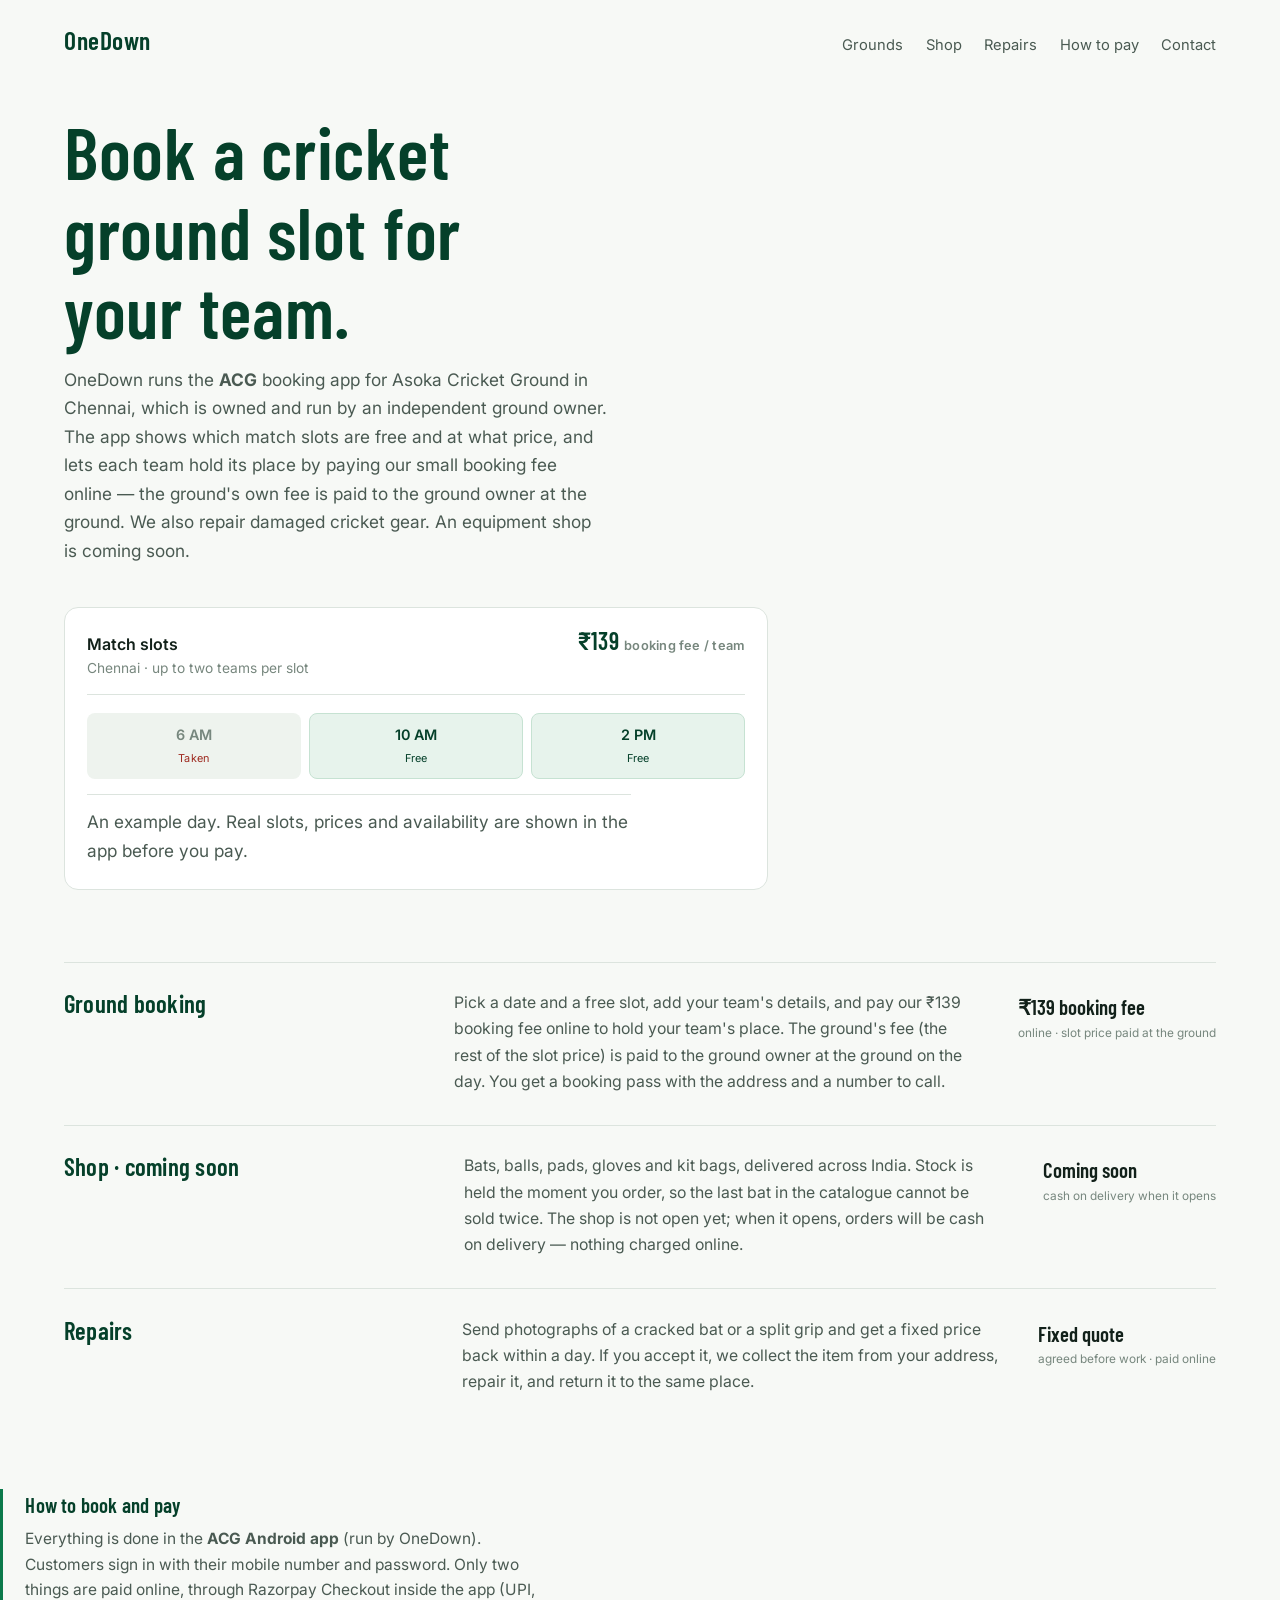
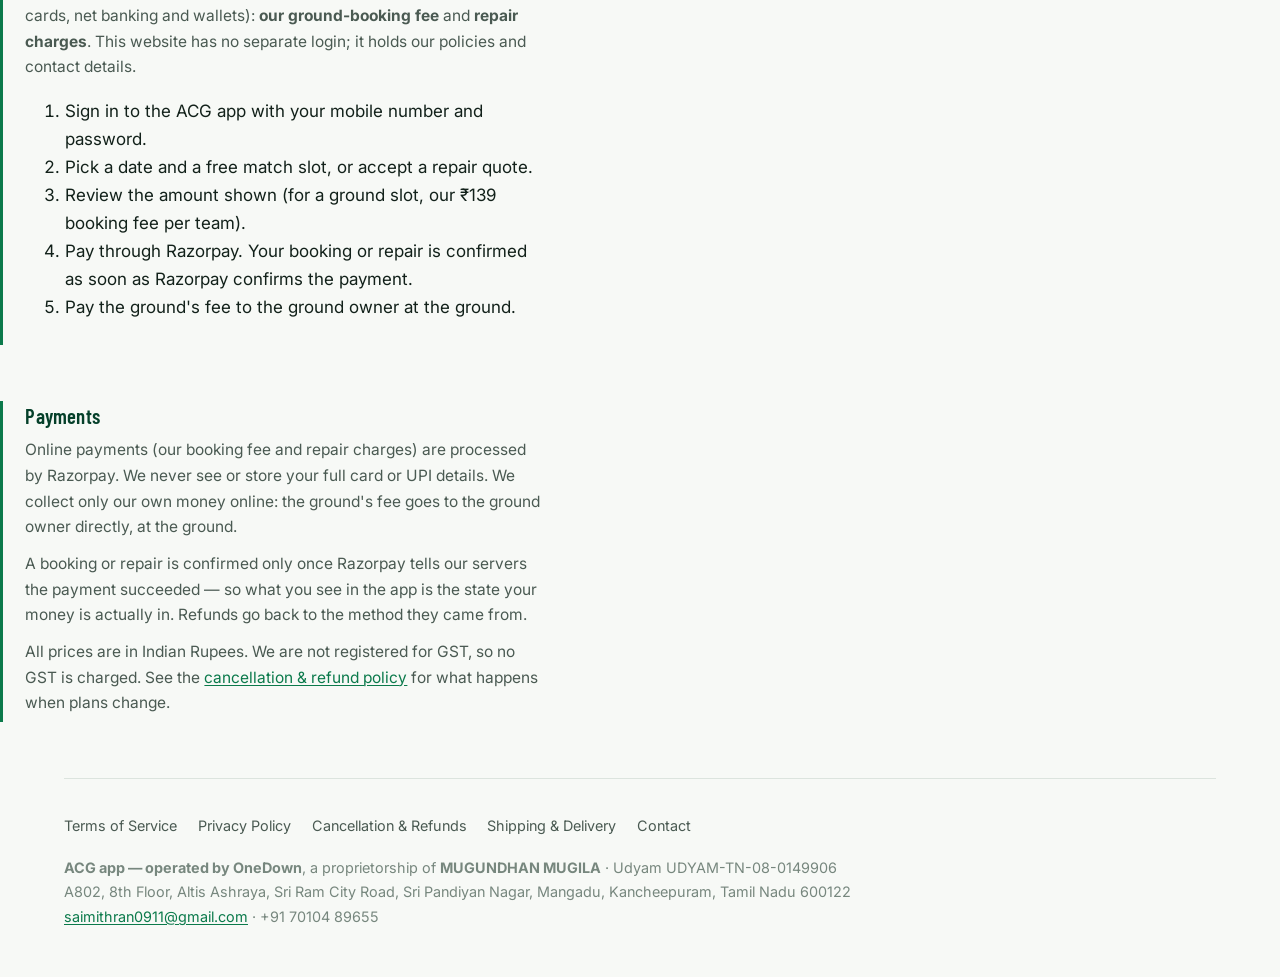
<file: index.html>
<!DOCTYPE html>
<html lang="en-IN">
<head>
<meta charset="utf-8">
<meta name="viewport" content="width=device-width, initial-scale=1">
<title>OneDown — book a cricket ground by the hour</title>
<meta name="description" content="OneDown runs the ACG app: book a match slot at Asoka Cricket Ground in Chennai, buy cricket equipment and get damaged gear repaired.">
<link rel="preconnect" href="https://fonts.googleapis.com">
<link rel="preconnect" href="https://fonts.gstatic.com" crossorigin>
<link href="https://fonts.googleapis.com/css2?family=Barlow+Condensed:wght@500;600;700&family=Inter:wght@400;600;700&display=swap" rel="stylesheet">
<link rel="stylesheet" href="style.css">
</head>
<body>

<header class="wrap masthead">
  <a class="masthead__word" href="./">OneDown</a>
  <nav>
    <a href="#grounds">Grounds</a>
    <a href="#shop">Shop</a>
    <a href="#repairs">Repairs</a>
    <a href="#how-to-pay">How to pay</a>
    <a href="contact.html">Contact</a>
  </nav>
</header>

<main>
  <section class="wrap hero">
    <h1>Book a cricket ground slot for your team.</h1>
    <p>
      OneDown runs the <strong>ACG</strong> booking app for Asoka Cricket Ground
      in Chennai, which is owned and run by an independent ground owner. The app
      shows which match slots are free and at what price, and lets each team
      hold its place by paying our small booking fee online — the ground's own
      fee is paid to the ground owner at the ground. We also repair damaged
      cricket gear. An equipment shop is coming soon.
    </p>

    <!-- The availability grid is the product, so it is the hero. -->
    <div class="slotgrid">
      <div class="slotgrid__head">
        <div>
          <div class="slotgrid__name">Match slots</div>
          <div class="slotgrid__where">Chennai · up to two teams per slot</div>
        </div>
        <div class="slotgrid__price">₹139 <span>booking fee / team</span></div>
      </div>

      <ul class="slots">
        <li class="slot slot--taken"><b>6 AM</b><small>Taken</small></li>
        <li class="slot slot--free"><b>10 AM</b><small>Free</small></li>
        <li class="slot slot--free"><b>2 PM</b><small>Free</small></li>
      </ul>

      <p class="slotgrid__foot">
        An example day. Real slots, prices and availability are shown in the
        app before you pay.
      </p>
    </div>
  </section>

  <section class="wrap services">
    <article class="service" id="grounds">
      <h2>Ground booking</h2>
      <p>
        Pick a date and a free slot, add your team's details, and pay our ₹139
        booking fee online to hold your team's place. The ground's fee (the rest
        of the slot price) is paid to the ground owner at the ground on the day.
        You get a booking pass with the address and a number to call.
      </p>
      <div class="service__price">₹139 booking fee<em>online · slot price paid at the ground</em></div>
    </article>


    <article class="service" id="shop">
      <h2>Shop · coming soon</h2>
      <p>
        Bats, balls, pads, gloves and kit bags, delivered across India. Stock is
        held the moment you order, so the last bat in the catalogue cannot be
        sold twice. The shop is not open yet; when it opens, orders will be cash
        on delivery — nothing charged online.
      </p>
      <div class="service__price">Coming soon<em>cash on delivery when it opens</em></div>
    </article>

    <article class="service" id="repairs">
      <h2>Repairs</h2>
      <p>
        Send photographs of a cracked bat or a split grip and get a fixed price
        back within a day. If you accept it, we collect the item from your
        address, repair it, and return it to the same place.
      </p>
      <div class="service__price">Fixed quote<em>agreed before work · paid online</em></div>
    </article>
  </section>

  <section class="wrap payments" id="how-to-pay">
    <h2>How to book and pay</h2>
    <p>
      Everything is done in the <strong>ACG Android app</strong> (run by
      OneDown). Customers sign in with their mobile number and password. Only
      two things are paid online, through Razorpay Checkout inside the app (UPI,
      cards, net banking and wallets): <strong>our ground-booking fee</strong>
      and <strong>repair charges</strong>. This website has no separate login;
      it holds our policies and contact details.
    </p>
    <ol>
      <li>Sign in to the ACG app with your mobile number and password.</li>
      <li>Pick a date and a free match slot, or accept a repair quote.</li>
      <li>Review the amount shown (for a ground slot, our ₹139 booking fee per team).</li>
      <li>Pay through Razorpay. Your booking or repair is confirmed as soon as Razorpay confirms the payment.</li>
      <li>Pay the ground's fee to the ground owner at the ground.</li>
    </ol>
  </section>

  <section class="wrap payments">
    <h2>Payments</h2>
    <p>
      Online payments (our booking fee and repair charges) are processed by
      Razorpay. We never see or store your full card or UPI details. We collect
      only our own money online: the ground's fee goes to the ground owner
      directly, at the ground.
    </p>
    <p>
      A booking or repair is confirmed only once Razorpay tells our
      servers the payment succeeded — so what you see in the app is the state
      your money is actually in. Refunds go back to the method they came from.
    </p>
    <p>
      All prices are in Indian Rupees. We are not registered for GST, so no GST
      is charged. See the
      <a href="refunds.html">cancellation &amp; refund policy</a> for what happens
      when plans change.
    </p>
  </section>
</main>

<footer class="wrap foot">
  <div class="foot__links">
    <a href="terms.html">Terms of Service</a>
    <a href="privacy.html">Privacy Policy</a>
    <a href="refunds.html">Cancellation &amp; Refunds</a>
    <a href="shipping.html">Shipping &amp; Delivery</a>
    <a href="contact.html">Contact</a>
  </div>
  <address>
    <strong>ACG app — operated by OneDown</strong>, a proprietorship of <strong>MUGUNDHAN MUGILA</strong>
    · Udyam UDYAM-TN-08-0149906<br>
    A802, 8th Floor, Altis Ashraya, Sri Ram City Road, Sri Pandiyan Nagar, Mangadu, Kancheepuram, Tamil Nadu 600122<br>
    <a href="mailto:saimithran0911@gmail.com">saimithran0911@gmail.com</a> ·
    +91 70104 89655
  </address>
</footer>

</body>
</html>
</file>
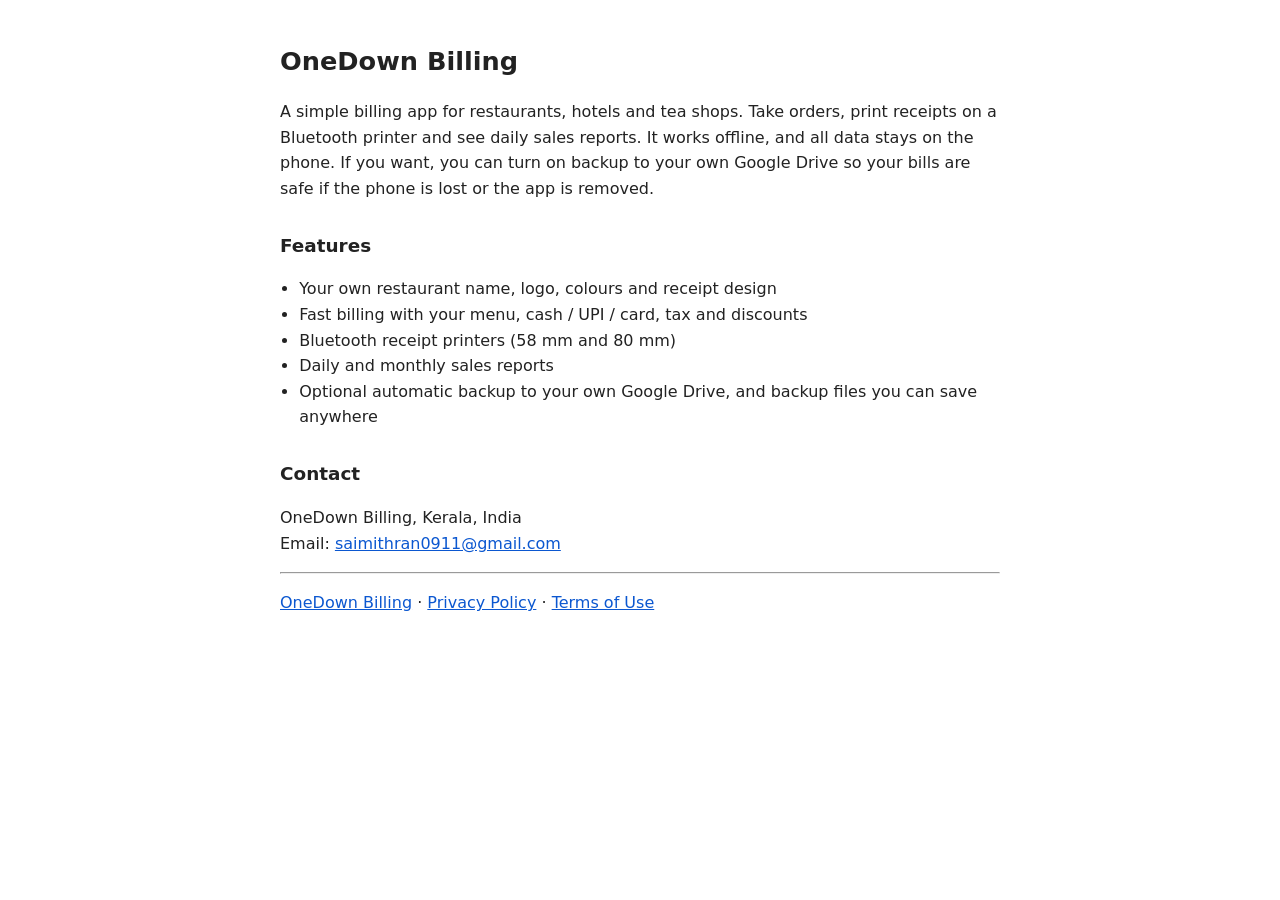
<file: mangalaserry-billing/index.html>
<!doctype html><html lang="en"><head><meta charset="utf-8"><meta name="viewport" content="width=device-width,initial-scale=1"><title>OneDown Billing</title><style>body{font-family:system-ui,sans-serif;max-width:720px;margin:0 auto;padding:24px 16px;line-height:1.6;color:#222;background:#fff}h1{font-size:1.6rem}h2{font-size:1.15rem;margin-top:1.6em}a{color:#0b57d0}ul{padding-left:1.2em}</style></head><body>
<h1>OneDown Billing</h1>
<p>A simple billing app for restaurants, hotels and tea shops. Take orders, print receipts on a Bluetooth printer and see daily sales reports. It works offline, and all data stays on the phone. If you want, you can turn on backup to your own Google Drive so your bills are safe if the phone is lost or the app is removed.</p>
<h2>Features</h2>
<ul><li>Your own restaurant name, logo, colours and receipt design</li><li>Fast billing with your menu, cash / UPI / card, tax and discounts</li><li>Bluetooth receipt printers (58 mm and 80 mm)</li><li>Daily and monthly sales reports</li><li>Optional automatic backup to your own Google Drive, and backup files you can save anywhere</li></ul>
<h2>Contact</h2><p>OneDown Billing, Kerala, India<br>Email: <a href="mailto:saimithran0911@gmail.com">saimithran0911@gmail.com</a></p><hr><p><a href="./">OneDown Billing</a> · <a href="privacy.html">Privacy Policy</a> · <a href="terms.html">Terms of Use</a></p></body></html>
</file>
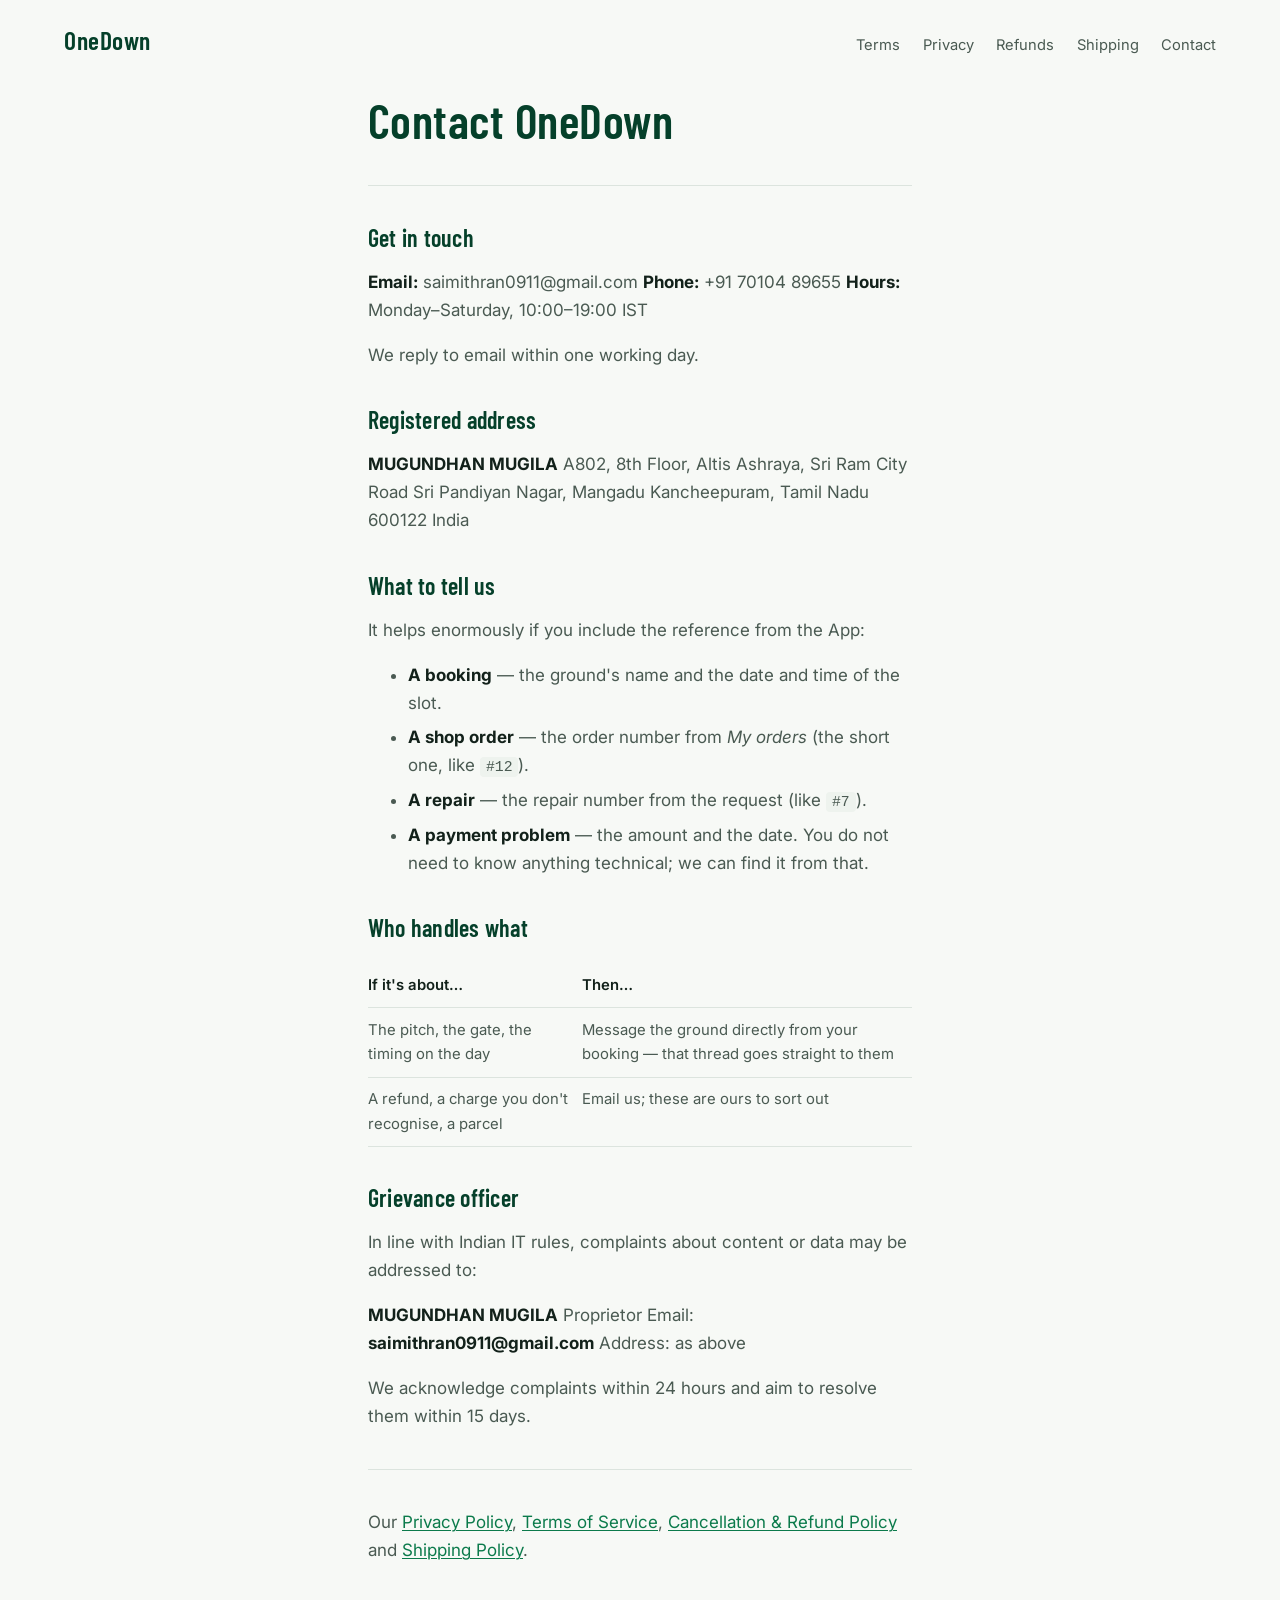
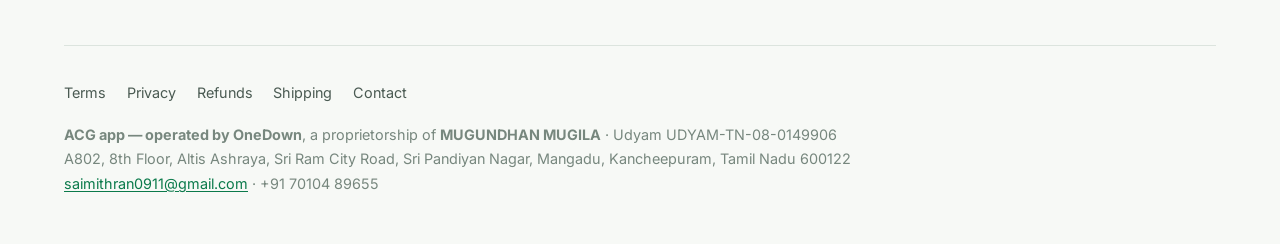
<file: contact.html>
<!DOCTYPE html>
<html lang="en-IN">
<head>
<meta charset="utf-8">
<meta name="viewport" content="width=device-width, initial-scale=1">
<title>Contact — OneDown</title>
<meta name="description" content="Contact for OneDown — cricket ground booking, equipment and repairs in India.">
<link rel="preconnect" href="https://fonts.googleapis.com">
<link rel="preconnect" href="https://fonts.gstatic.com" crossorigin>
<link href="https://fonts.googleapis.com/css2?family=Barlow+Condensed:wght@500;600;700&family=Inter:wght@400;600;700&display=swap" rel="stylesheet">
<link rel="stylesheet" href="style.css">
</head>
<body>

<header class="wrap masthead">
  <a class="masthead__word" href="./">OneDown</a>
  <nav>
    <a href="terms.html">Terms</a>
    <a href="privacy.html">Privacy</a>
    <a href="refunds.html">Refunds</a>
    <a href="shipping.html">Shipping</a>
    <a href="contact.html">Contact</a>
  </nav>
</header>

<main class="wrap prose">
<h1>Contact OneDown</h1>
<hr />
<h2>Get in touch</h2>
<p><strong>Email:</strong> saimithran0911@gmail.com
<strong>Phone:</strong> +91 70104 89655
<strong>Hours:</strong> Monday–Saturday, 10:00–19:00 IST</p>
<p>We reply to email within one working day.</p>
<h2>Registered address</h2>
<p><strong>MUGUNDHAN MUGILA</strong>
A802, 8th Floor, Altis Ashraya, Sri Ram City Road
Sri Pandiyan Nagar, Mangadu
Kancheepuram, Tamil Nadu 600122
India</p>
<h2>What to tell us</h2>
<p>It helps enormously if you include the reference from the App:</p>
<ul>
<li><strong>A booking</strong> — the ground's name and the date and time of the slot.</li>
<li><strong>A shop order</strong> — the order number from <em>My orders</em> (the short one, like
<code>#12</code>).</li>
<li><strong>A repair</strong> — the repair number from the request (like <code>#7</code>).</li>
<li><strong>A payment problem</strong> — the amount and the date. You do not need to know
anything technical; we can find it from that.</li>
</ul>
<h2>Who handles what</h2>
<table>
<thead>
<tr>
  <th>If it's about…</th>
  <th>Then…</th>
</tr>
</thead>
<tbody>
<tr>
  <td>The pitch, the gate, the timing on the day</td>
  <td>Message the ground directly from your booking — that thread goes straight to them</td>
</tr>
<tr>
  <td>A refund, a charge you don't recognise, a parcel</td>
  <td>Email us; these are ours to sort out</td>
</tr>
</tbody>
</table>
<h2>Grievance officer</h2>
<p>In line with Indian IT rules, complaints about content or data may be addressed
to:</p>
<p><strong>MUGUNDHAN MUGILA</strong>
Proprietor
Email: <strong>saimithran0911@gmail.com</strong>
Address: as above</p>
<p>We acknowledge complaints within 24 hours and aim to resolve them within 15
days.</p>
<hr />
<p>Our <a href="privacy.html">Privacy Policy</a>, <a href="terms.html">Terms of Service</a>,
<a href="refunds.html">Cancellation &amp; Refund Policy</a> and
<a href="shipping.html">Shipping Policy</a>.</p>

</main>

<footer class="wrap foot">
  <div class="foot__links">
    <a href="terms.html">Terms</a>
    <a href="privacy.html">Privacy</a>
    <a href="refunds.html">Refunds</a>
    <a href="shipping.html">Shipping</a>
    <a href="contact.html">Contact</a>
  </div>
  <address>
    <strong>ACG app — operated by OneDown</strong>, a proprietorship of <strong>MUGUNDHAN MUGILA</strong>
    · Udyam UDYAM-TN-08-0149906<br>
    A802, 8th Floor, Altis Ashraya, Sri Ram City Road, Sri Pandiyan Nagar, Mangadu, Kancheepuram, Tamil Nadu 600122<br>
    <a href="mailto:saimithran0911@gmail.com">saimithran0911@gmail.com</a> · +91 70104 89655
  </address>
</footer>

</body>
</html>
</file>
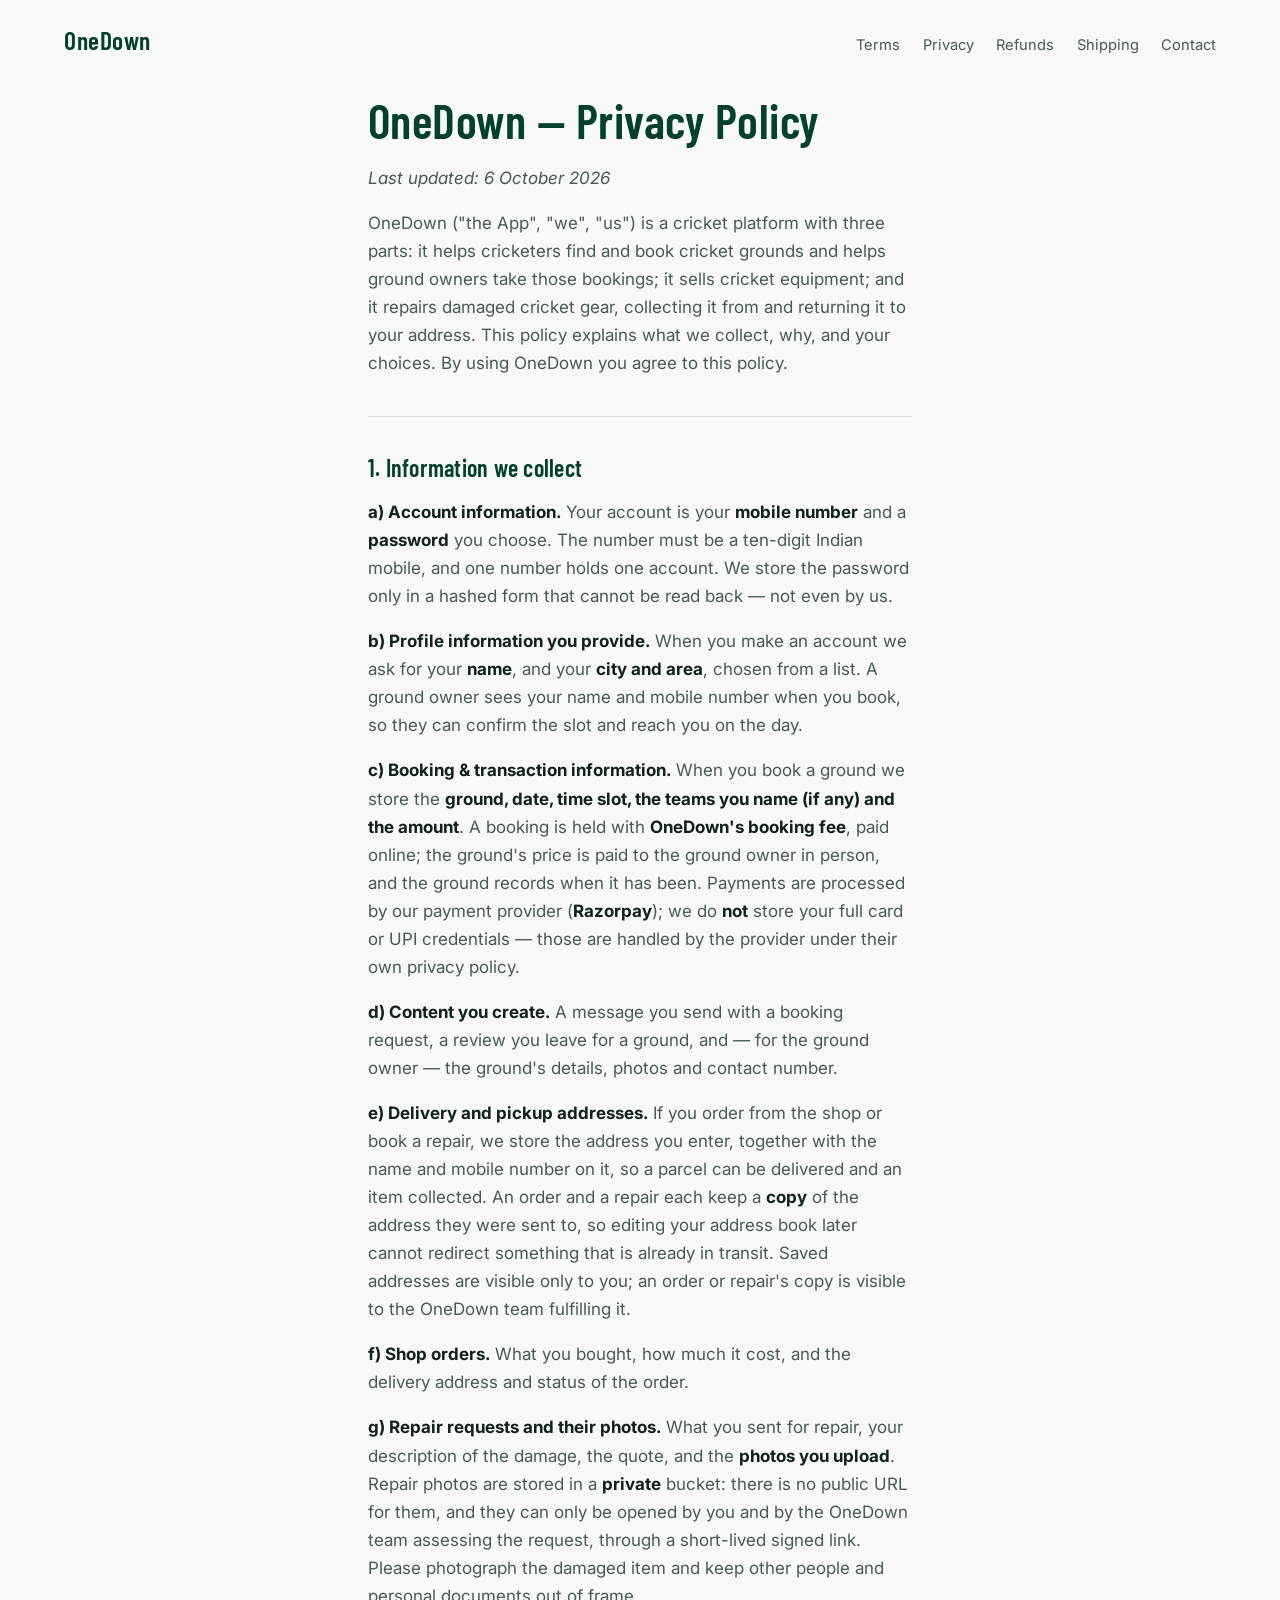
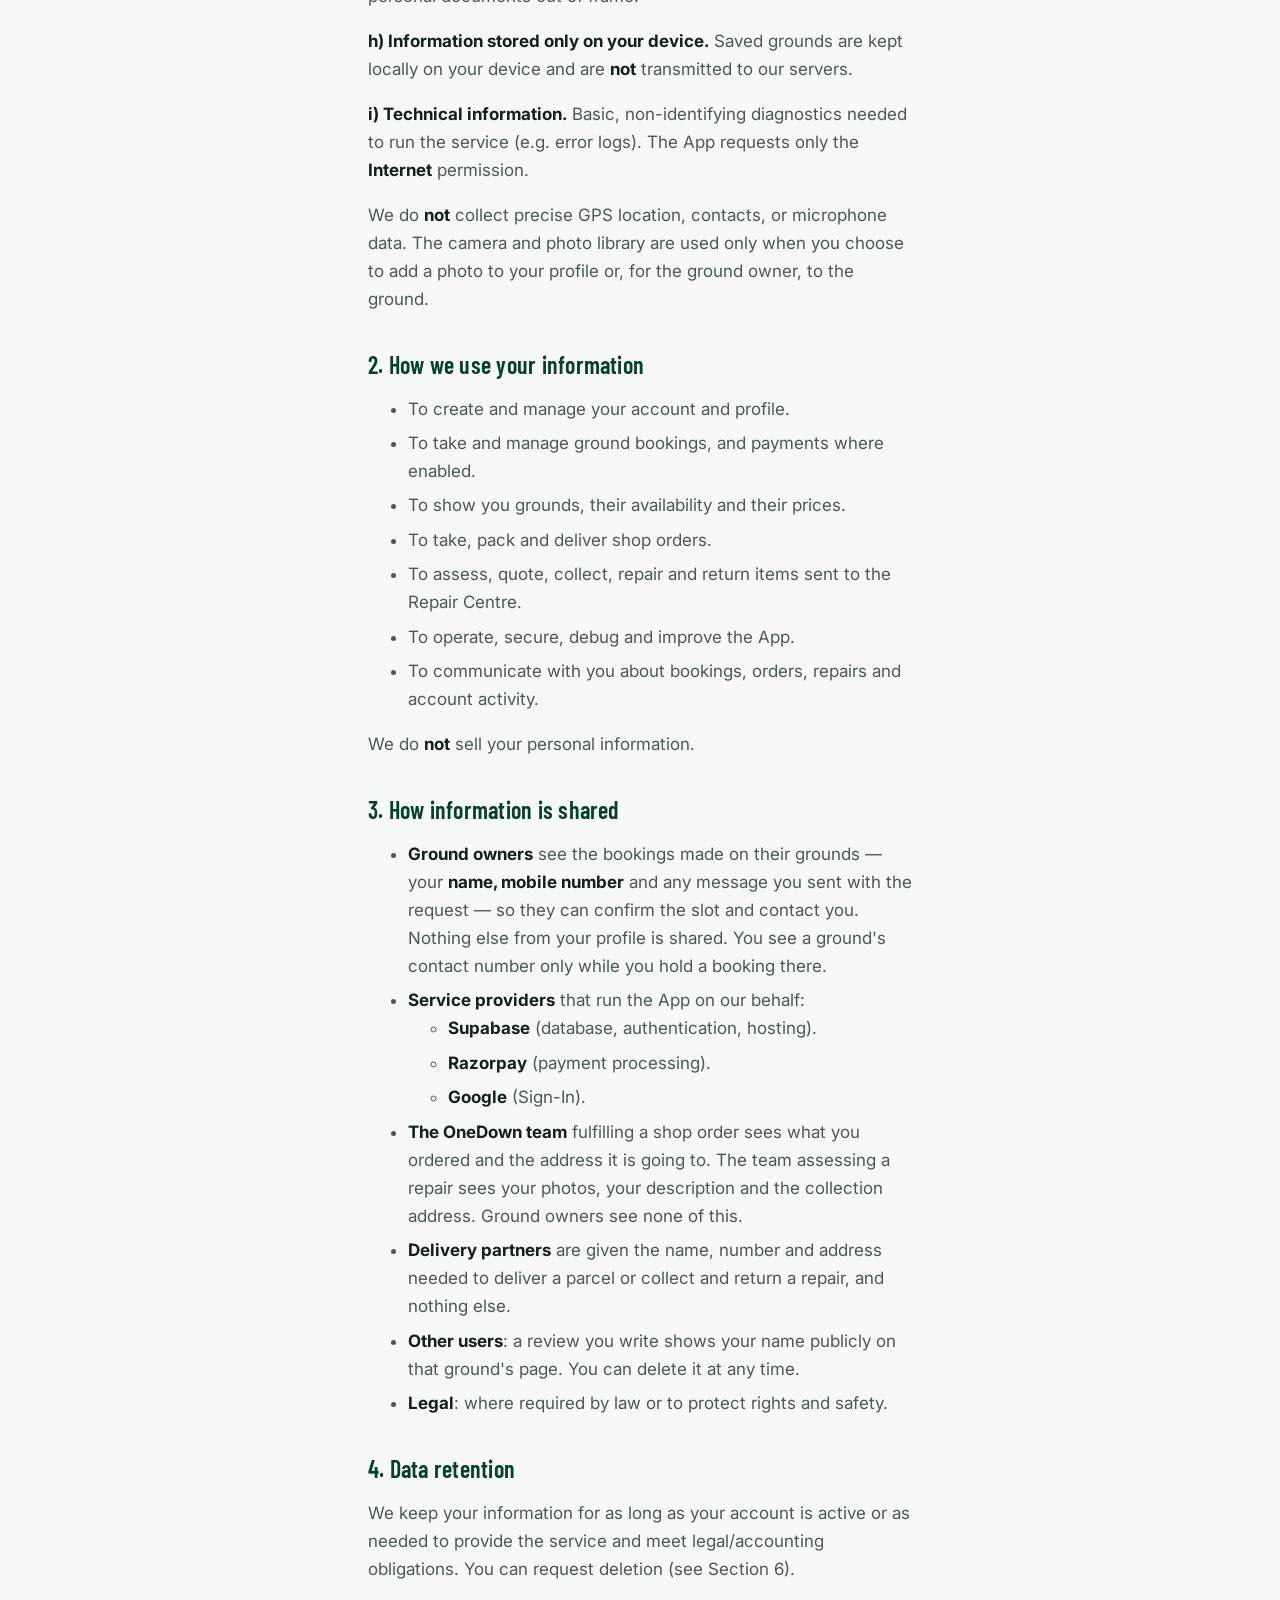
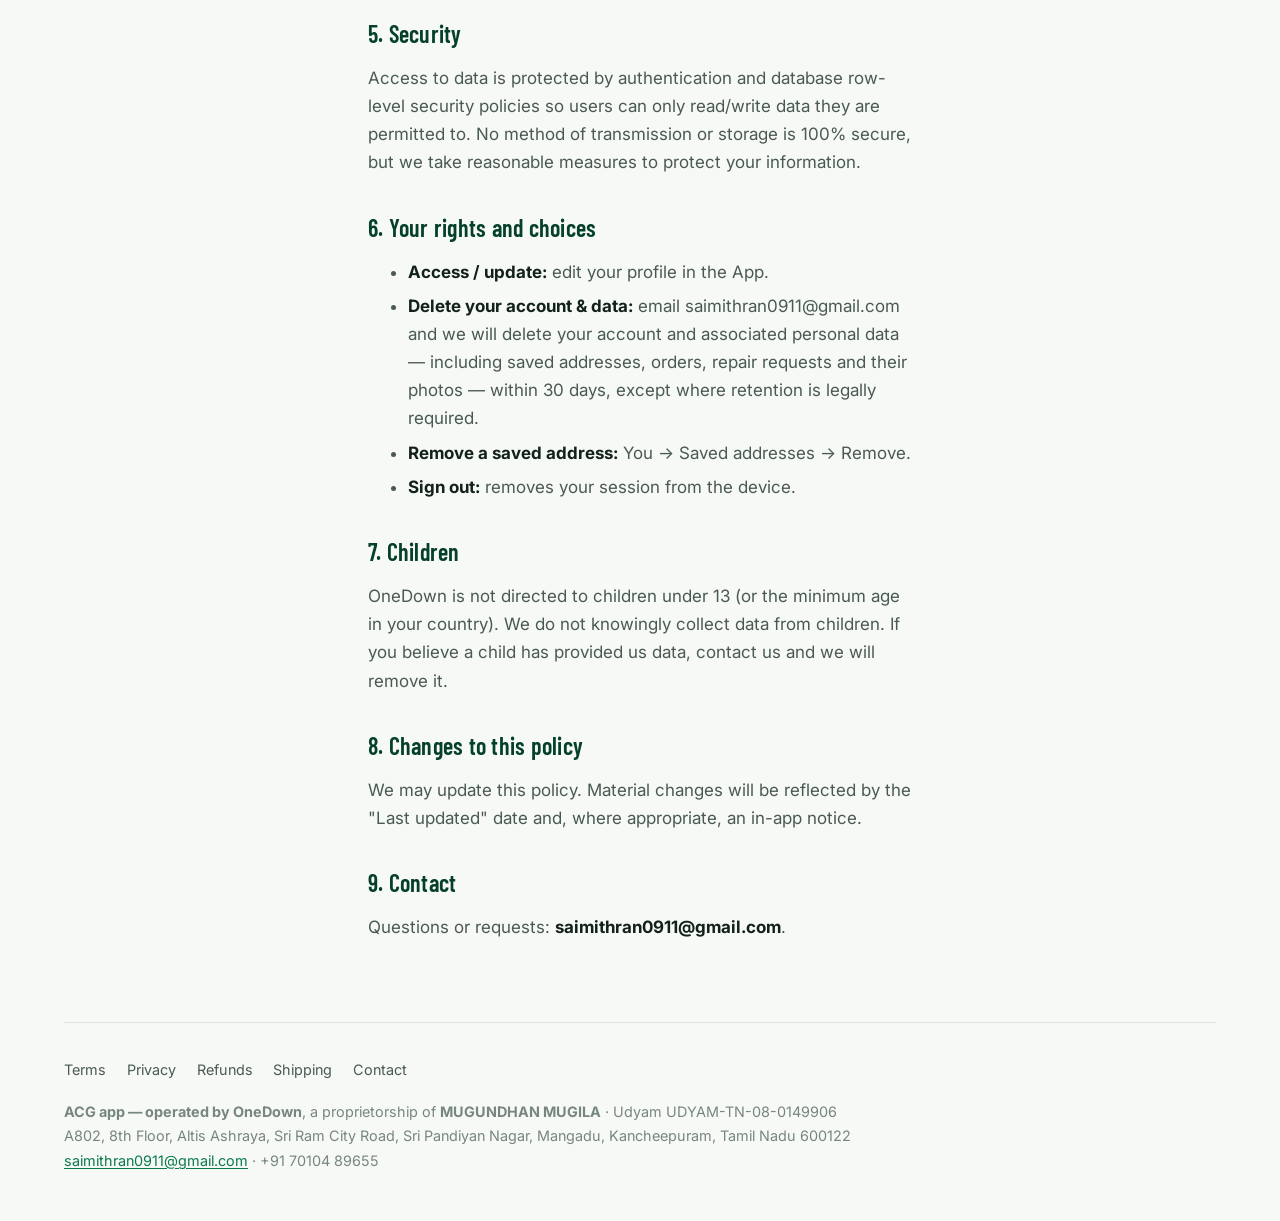
<file: privacy.html>
<!DOCTYPE html>
<html lang="en-IN">
<head>
<meta charset="utf-8">
<meta name="viewport" content="width=device-width, initial-scale=1">
<title>Privacy Policy — OneDown</title>
<meta name="description" content="Privacy Policy for OneDown — cricket ground booking, equipment and repairs in India.">
<link rel="preconnect" href="https://fonts.googleapis.com">
<link rel="preconnect" href="https://fonts.gstatic.com" crossorigin>
<link href="https://fonts.googleapis.com/css2?family=Barlow+Condensed:wght@500;600;700&family=Inter:wght@400;600;700&display=swap" rel="stylesheet">
<link rel="stylesheet" href="style.css">
</head>
<body>

<header class="wrap masthead">
  <a class="masthead__word" href="./">OneDown</a>
  <nav>
    <a href="terms.html">Terms</a>
    <a href="privacy.html">Privacy</a>
    <a href="refunds.html">Refunds</a>
    <a href="shipping.html">Shipping</a>
    <a href="contact.html">Contact</a>
  </nav>
</header>

<main class="wrap prose">
<h1>OneDown — Privacy Policy</h1>
<p><em>Last updated: 6 October 2026</em></p>
<p>OneDown (&quot;the App&quot;, &quot;we&quot;, &quot;us&quot;) is a cricket platform with three parts: it
helps cricketers find and book cricket grounds and helps ground owners take
those bookings; it sells cricket equipment; and it repairs damaged cricket gear,
collecting it from and returning it to your address. This policy explains what
we collect, why, and your choices. By using OneDown you agree to this policy.</p>
<hr />
<h2>1. Information we collect</h2>
<p><strong>a) Account information.</strong>
Your account is your <strong>mobile number</strong> and a <strong>password</strong> you choose. The number
must be a ten-digit Indian mobile, and one number holds one account. We store
the password only in a hashed form that cannot be read back — not even by us.</p>
<p><strong>b) Profile information you provide.</strong>
When you make an account we ask for your <strong>name</strong>, and your <strong>city and area</strong>,
chosen from a list. A ground owner sees your name and mobile number when you
book, so they can confirm the slot and reach you on the day.</p>
<p><strong>c) Booking &amp; transaction information.</strong>
When you book a ground we store the <strong>ground, date, time slot, the teams you name
(if any) and the amount</strong>. A booking is held with <strong>OneDown's booking fee</strong>, paid
online; the ground's price is paid to the ground owner in person, and the ground
records when it has been.
Payments are processed by our payment provider (<strong>Razorpay</strong>); we do <strong>not</strong>
store your full card or UPI credentials — those are handled by the provider
under their own privacy policy.</p>
<p><strong>d) Content you create.</strong>
A message you send with a booking request, a review you leave for a ground, and
— for the ground owner — the ground's details, photos and contact number.</p>
<p><strong>e) Delivery and pickup addresses.</strong>
If you order from the shop or book a repair, we store the address you enter,
together with the name and mobile number on it, so a parcel can be delivered and
an item collected. An order and a repair each keep a <strong>copy</strong> of the address they
were sent to, so editing your address book later cannot redirect something that
is already in transit. Saved addresses are visible only to you; an order or
repair's copy is visible to the OneDown team fulfilling it.</p>
<p><strong>f) Shop orders.</strong>
What you bought, how much it cost, and the delivery address and status of the
order.</p>
<p><strong>g) Repair requests and their photos.</strong>
What you sent for repair, your description of the damage, the quote, and the
<strong>photos you upload</strong>. Repair photos are stored in a <strong>private</strong> bucket: there
is no public URL for them, and they can only be opened by you and by the OneDown
team assessing the request, through a short-lived signed link. Please photograph
the damaged item and keep other people and personal documents out of frame.</p>
<p><strong>h) Information stored only on your device.</strong>
Saved grounds are kept locally on your device and are <strong>not</strong> transmitted to our
servers.</p>
<p><strong>i) Technical information.</strong>
Basic, non-identifying diagnostics needed to run the service (e.g. error logs).
The App requests only the <strong>Internet</strong> permission.</p>
<p>We do <strong>not</strong> collect precise GPS location, contacts, or microphone data. The
camera and photo library are used only when you choose to add a photo to your
profile or, for the ground owner, to the ground.</p>
<h2>2. How we use your information</h2>
<ul>
<li>To create and manage your account and profile.</li>
<li>To take and manage ground bookings, and payments where enabled.</li>
<li>To show you grounds, their availability and their prices.</li>
<li>To take, pack and deliver shop orders.</li>
<li>To assess, quote, collect, repair and return items sent to the Repair Centre.</li>
<li>To operate, secure, debug and improve the App.</li>
<li>To communicate with you about bookings, orders, repairs and account activity.</li>
</ul>
<p>We do <strong>not</strong> sell your personal information.</p>
<h2>3. How information is shared</h2>
<ul>
<li><strong>Ground owners</strong> see the bookings made on their grounds — your <strong>name,
mobile number</strong> and any message you sent with the request — so they can
confirm the slot and contact you. Nothing else from your profile is shared.
You see a ground's contact number only while you hold a booking there.</li>
<li><strong>Service providers</strong> that run the App on our behalf:<ul>
<li><strong>Supabase</strong> (database, authentication, hosting).</li>
<li><strong>Razorpay</strong> (payment processing).</li>
<li><strong>Google</strong> (Sign-In).</li>
</ul>
</li>
<li><strong>The OneDown team</strong> fulfilling a shop order sees what you ordered and the
address it is going to. The team assessing a repair sees your photos, your
description and the collection address. Ground owners see none of this.</li>
<li><strong>Delivery partners</strong> are given the name, number and address needed to deliver
a parcel or collect and return a repair, and nothing else.</li>
<li><strong>Other users</strong>: a review you write shows your name publicly on that ground's
page. You can delete it at any time.</li>
<li><strong>Legal</strong>: where required by law or to protect rights and safety.</li>
</ul>
<h2>4. Data retention</h2>
<p>We keep your information for as long as your account is active or as needed to
provide the service and meet legal/accounting obligations. You can request
deletion (see Section 6).</p>
<h2>5. Security</h2>
<p>Access to data is protected by authentication and database row-level security
policies so users can only read/write data they are permitted to. No method of
transmission or storage is 100% secure, but we take reasonable measures to
protect your information.</p>
<h2>6. Your rights and choices</h2>
<ul>
<li><strong>Access / update:</strong> edit your profile in the App.</li>
<li><strong>Delete your account &amp; data:</strong> email saimithran0911@gmail.com and we will
delete your account and associated personal data — including saved addresses,
orders, repair requests and their photos — within 30 days, except where
retention is legally required.</li>
<li><strong>Remove a saved address:</strong> You → Saved addresses → Remove.</li>
<li><strong>Sign out:</strong> removes your session from the device.</li>
</ul>
<h2>7. Children</h2>
<p>OneDown is not directed to children under 13 (or the minimum age in your
country). We do not knowingly collect data from children. If you believe a child
has provided us data, contact us and we will remove it.</p>
<h2>8. Changes to this policy</h2>
<p>We may update this policy. Material changes will be reflected by the &quot;Last
updated&quot; date and, where appropriate, an in-app notice.</p>
<h2>9. Contact</h2>
<p>Questions or requests: <strong>saimithran0911@gmail.com</strong>.</p>

</main>

<footer class="wrap foot">
  <div class="foot__links">
    <a href="terms.html">Terms</a>
    <a href="privacy.html">Privacy</a>
    <a href="refunds.html">Refunds</a>
    <a href="shipping.html">Shipping</a>
    <a href="contact.html">Contact</a>
  </div>
  <address>
    <strong>ACG app — operated by OneDown</strong>, a proprietorship of <strong>MUGUNDHAN MUGILA</strong>
    · Udyam UDYAM-TN-08-0149906<br>
    A802, 8th Floor, Altis Ashraya, Sri Ram City Road, Sri Pandiyan Nagar, Mangadu, Kancheepuram, Tamil Nadu 600122<br>
    <a href="mailto:saimithran0911@gmail.com">saimithran0911@gmail.com</a> · +91 70104 89655
  </address>
</footer>

</body>
</html>
</file>
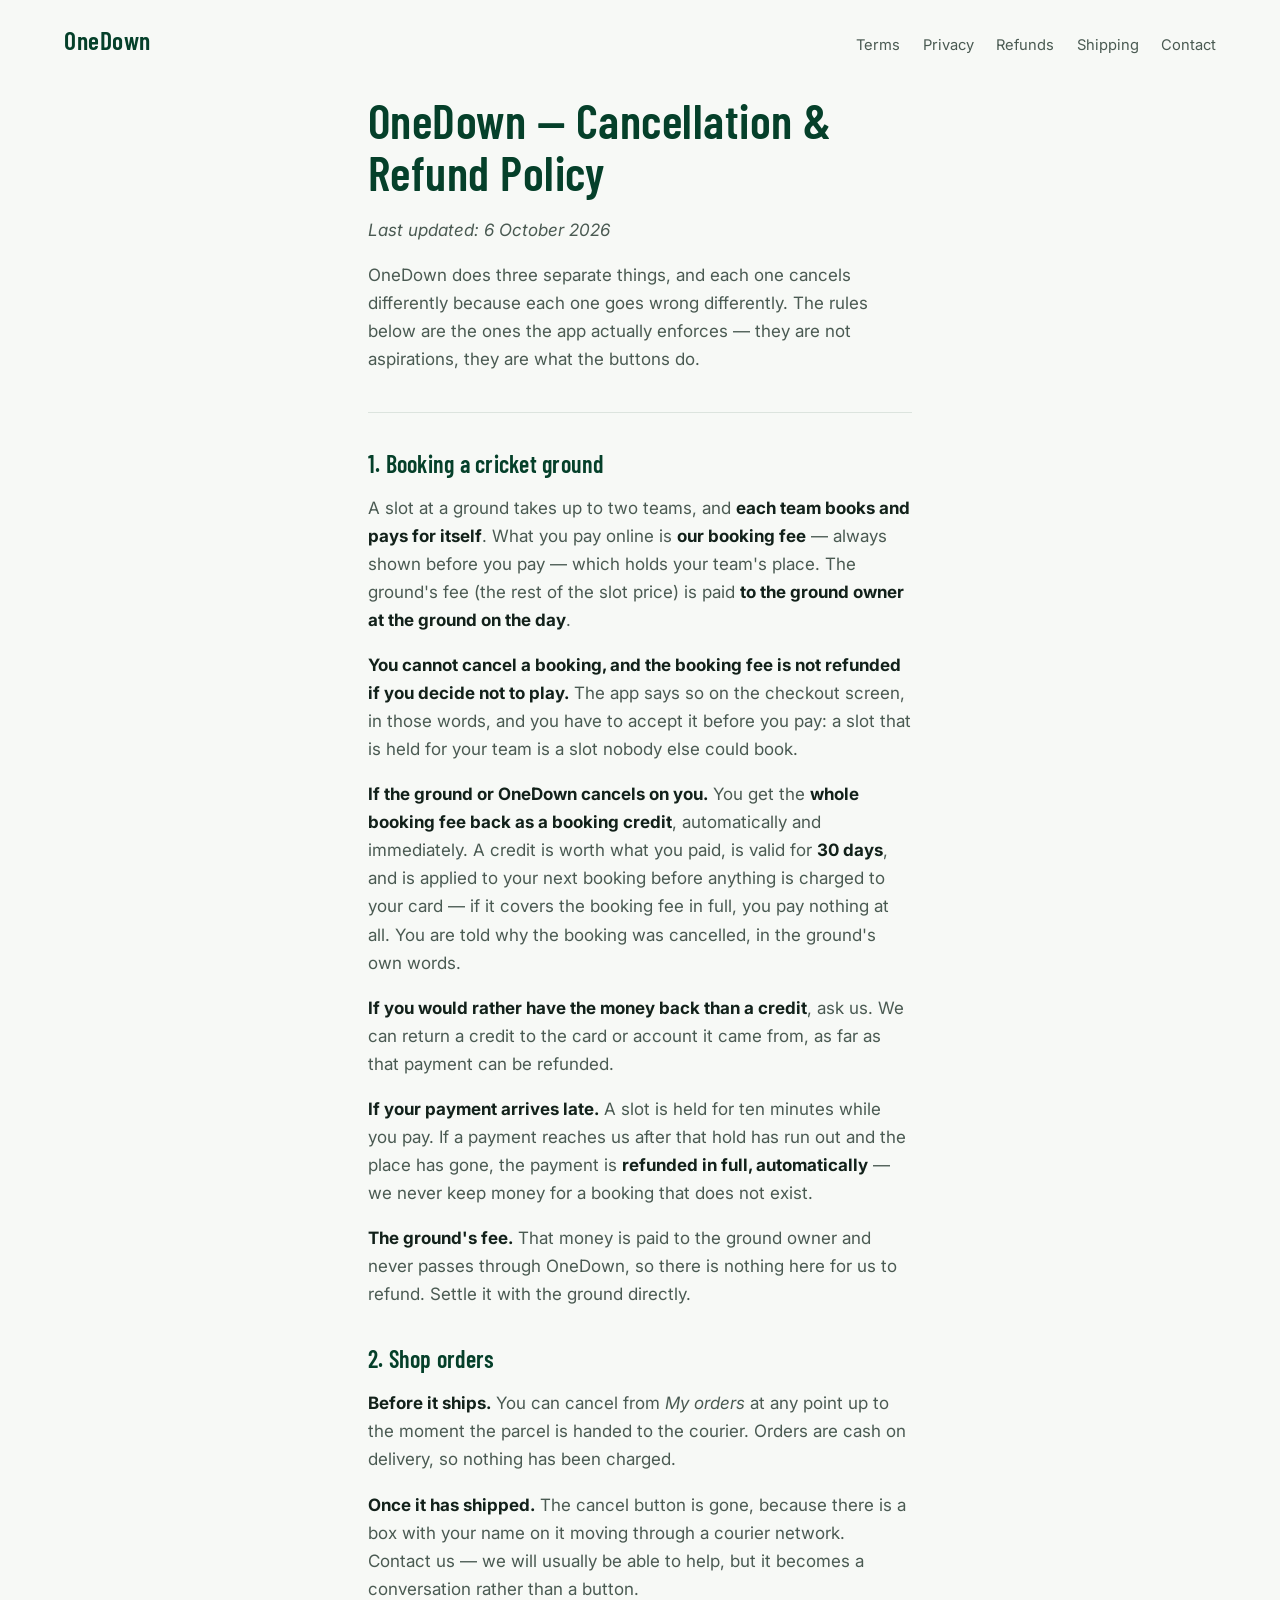
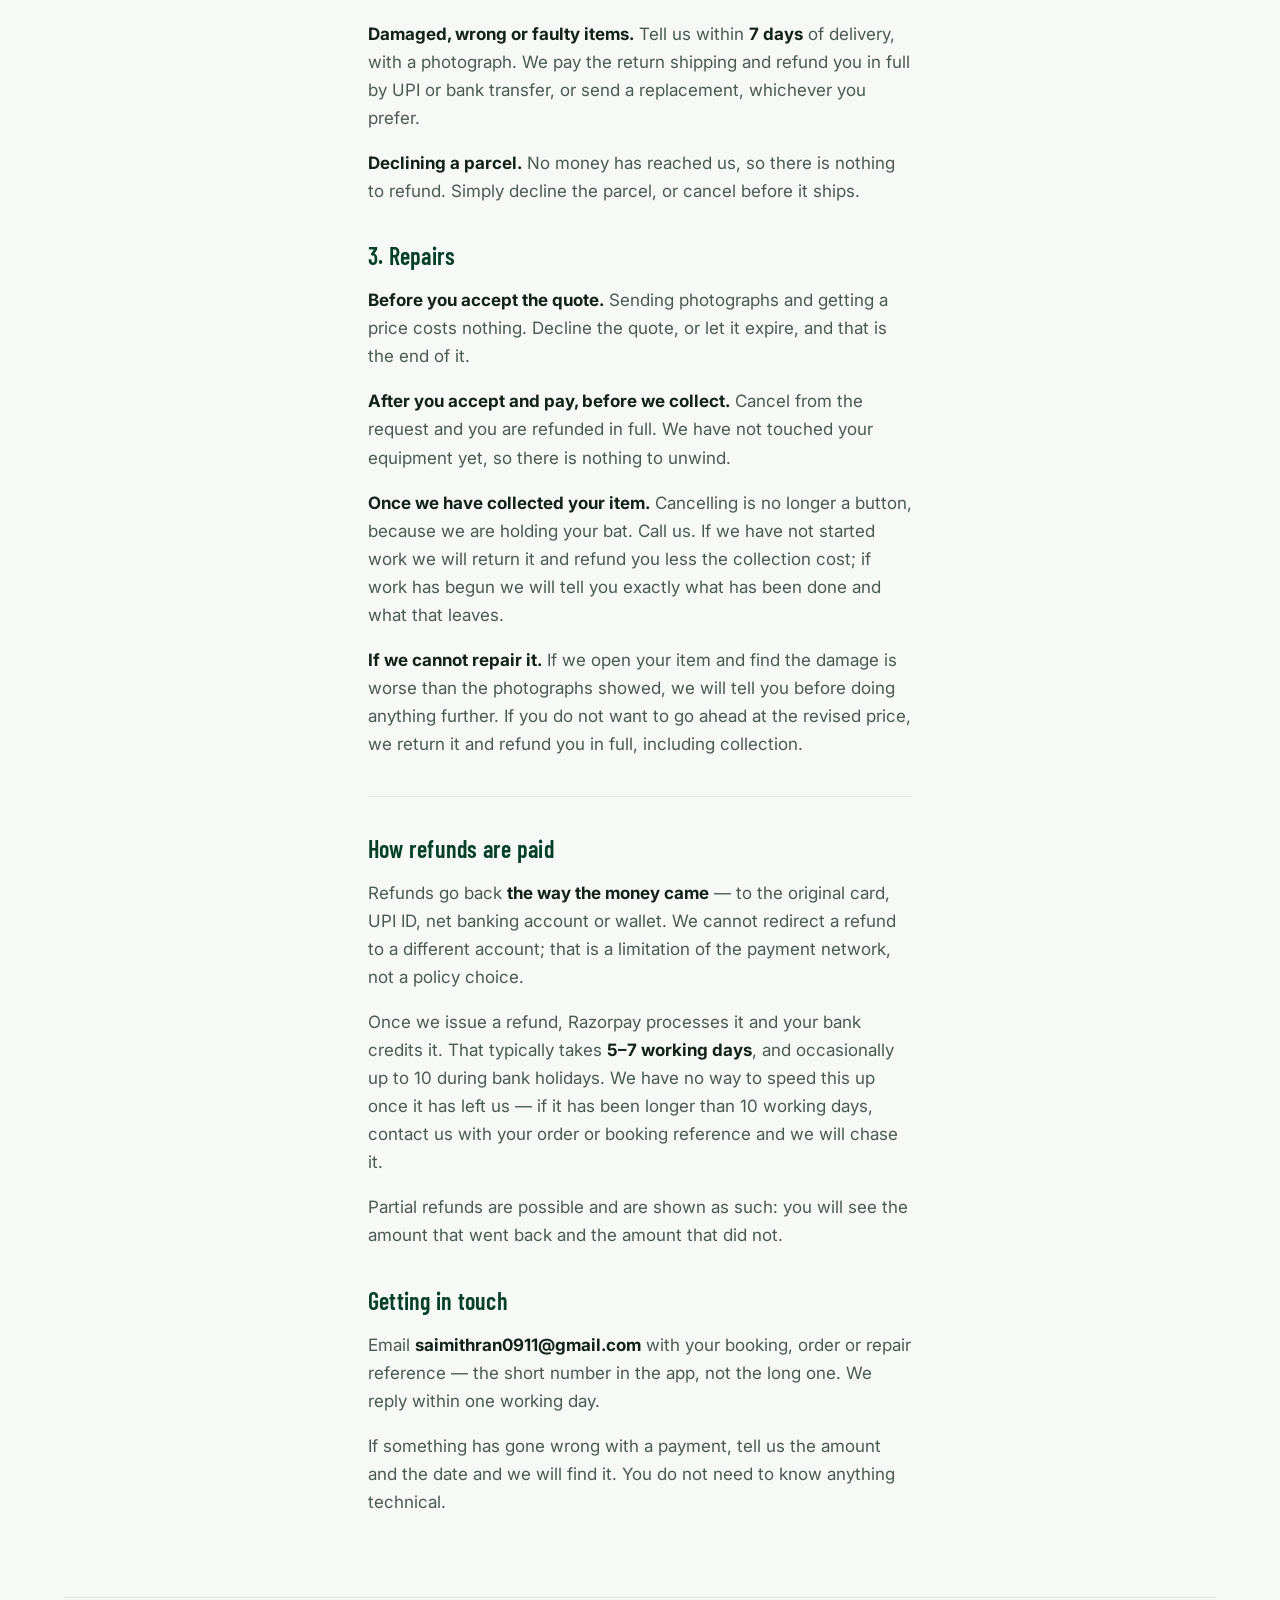
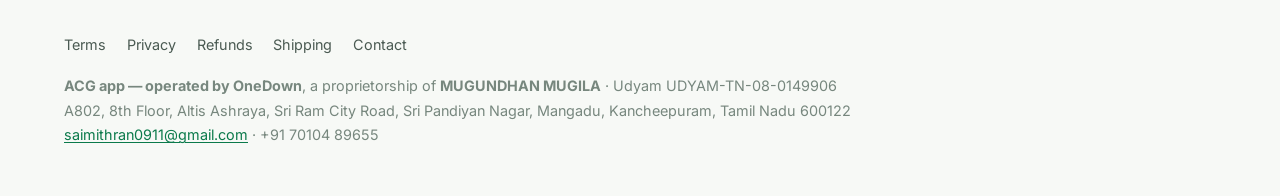
<file: refunds.html>
<!DOCTYPE html>
<html lang="en-IN">
<head>
<meta charset="utf-8">
<meta name="viewport" content="width=device-width, initial-scale=1">
<title>Cancellation &amp; Refund Policy — OneDown</title>
<meta name="description" content="Cancellation &amp; Refund Policy for OneDown — cricket ground booking, equipment and repairs in India.">
<link rel="preconnect" href="https://fonts.googleapis.com">
<link rel="preconnect" href="https://fonts.gstatic.com" crossorigin>
<link href="https://fonts.googleapis.com/css2?family=Barlow+Condensed:wght@500;600;700&family=Inter:wght@400;600;700&display=swap" rel="stylesheet">
<link rel="stylesheet" href="style.css">
</head>
<body>

<header class="wrap masthead">
  <a class="masthead__word" href="./">OneDown</a>
  <nav>
    <a href="terms.html">Terms</a>
    <a href="privacy.html">Privacy</a>
    <a href="refunds.html">Refunds</a>
    <a href="shipping.html">Shipping</a>
    <a href="contact.html">Contact</a>
  </nav>
</header>

<main class="wrap prose">
<h1>OneDown — Cancellation &amp; Refund Policy</h1>
<p><em>Last updated: 6 October 2026</em></p>
<p>OneDown does three separate things, and each one cancels differently because
each one goes wrong differently. The rules below are the ones the app actually
enforces — they are not aspirations, they are what the buttons do.</p>
<hr />
<h2>1. Booking a cricket ground</h2>
<p>A slot at a ground takes up to two teams, and <strong>each team books and pays for
itself</strong>. What you pay online is <strong>our booking fee</strong> — always shown before you
pay — which holds your team's place. The ground's fee (the rest of the slot
price) is paid <strong>to the ground owner at the ground on the day</strong>.</p>
<p><strong>You cannot cancel a booking, and the booking fee is not refunded if you decide
not to play.</strong> The app says so on the checkout screen, in those words, and you
have to accept it before you pay: a slot that is held for your team is a slot
nobody else could book.</p>
<p><strong>If the ground or OneDown cancels on you.</strong> You get the <strong>whole booking fee back
as a booking credit</strong>, automatically and immediately. A credit is worth what you
paid, is valid for <strong>30 days</strong>, and is applied to your next booking before
anything is charged to your card — if it covers the booking fee in full, you pay
nothing at all. You are told why the booking was cancelled, in the ground's own
words.</p>
<p><strong>If you would rather have the money back than a credit</strong>, ask us. We can return
a credit to the card or account it came from, as far as that payment can be
refunded.</p>
<p><strong>If your payment arrives late.</strong> A slot is held for ten minutes while you pay.
If a payment reaches us after that hold has run out and the place has gone, the
payment is <strong>refunded in full, automatically</strong> — we never keep money for a
booking that does not exist.</p>
<p><strong>The ground's fee.</strong> That money is paid to the ground owner and never passes
through OneDown, so there is nothing here for us to refund. Settle it with the
ground directly.</p>
<h2>2. Shop orders</h2>
<p><strong>Before it ships.</strong> You can cancel from <em>My orders</em> at any point up to the
moment the parcel is handed to the courier. Orders are cash on delivery, so
nothing has been charged.</p>
<p><strong>Once it has shipped.</strong> The cancel button is gone, because there is a box with
your name on it moving through a courier network. Contact us — we will usually
be able to help, but it becomes a conversation rather than a button.</p>
<p><strong>Damaged, wrong or faulty items.</strong> Tell us within <strong>7 days</strong> of delivery, with
a photograph. We pay the return shipping and refund you in full by UPI or bank
transfer, or send a replacement, whichever you prefer.</p>
<p><strong>Declining a parcel.</strong> No money has reached us, so there is nothing to refund.
Simply decline the parcel, or cancel before it ships.</p>
<h2>3. Repairs</h2>
<p><strong>Before you accept the quote.</strong> Sending photographs and getting a price costs
nothing. Decline the quote, or let it expire, and that is the end of it.</p>
<p><strong>After you accept and pay, before we collect.</strong> Cancel from the request and
you are refunded in full. We have not touched your equipment yet, so there is
nothing to unwind.</p>
<p><strong>Once we have collected your item.</strong> Cancelling is no longer a button, because
we are holding your bat. Call us. If we have not started work we will return it
and refund you less the collection cost; if work has begun we will tell you
exactly what has been done and what that leaves.</p>
<p><strong>If we cannot repair it.</strong> If we open your item and find the damage is worse
than the photographs showed, we will tell you before doing anything further. If
you do not want to go ahead at the revised price, we return it and refund you in
full, including collection.</p>
<hr />
<h2>How refunds are paid</h2>
<p>Refunds go back <strong>the way the money came</strong> — to the original card, UPI ID, net
banking account or wallet. We cannot redirect a refund to a different account;
that is a limitation of the payment network, not a policy choice.</p>
<p>Once we issue a refund, Razorpay processes it and your bank credits it. That
typically takes <strong>5–7 working days</strong>, and occasionally up to 10 during bank
holidays. We have no way to speed this up once it has left us — if it has been
longer than 10 working days, contact us with your order or booking reference and
we will chase it.</p>
<p>Partial refunds are possible and are shown as such: you will see the amount that
went back and the amount that did not.</p>
<h2>Getting in touch</h2>
<p>Email <strong>saimithran0911@gmail.com</strong> with your booking, order or repair reference —
the short number in the app, not the long one. We reply within one working day.</p>
<p>If something has gone wrong with a payment, tell us the amount and the date and
we will find it. You do not need to know anything technical.</p>

</main>

<footer class="wrap foot">
  <div class="foot__links">
    <a href="terms.html">Terms</a>
    <a href="privacy.html">Privacy</a>
    <a href="refunds.html">Refunds</a>
    <a href="shipping.html">Shipping</a>
    <a href="contact.html">Contact</a>
  </div>
  <address>
    <strong>ACG app — operated by OneDown</strong>, a proprietorship of <strong>MUGUNDHAN MUGILA</strong>
    · Udyam UDYAM-TN-08-0149906<br>
    A802, 8th Floor, Altis Ashraya, Sri Ram City Road, Sri Pandiyan Nagar, Mangadu, Kancheepuram, Tamil Nadu 600122<br>
    <a href="mailto:saimithran0911@gmail.com">saimithran0911@gmail.com</a> · +91 70104 89655
  </address>
</footer>

</body>
</html>
</file>
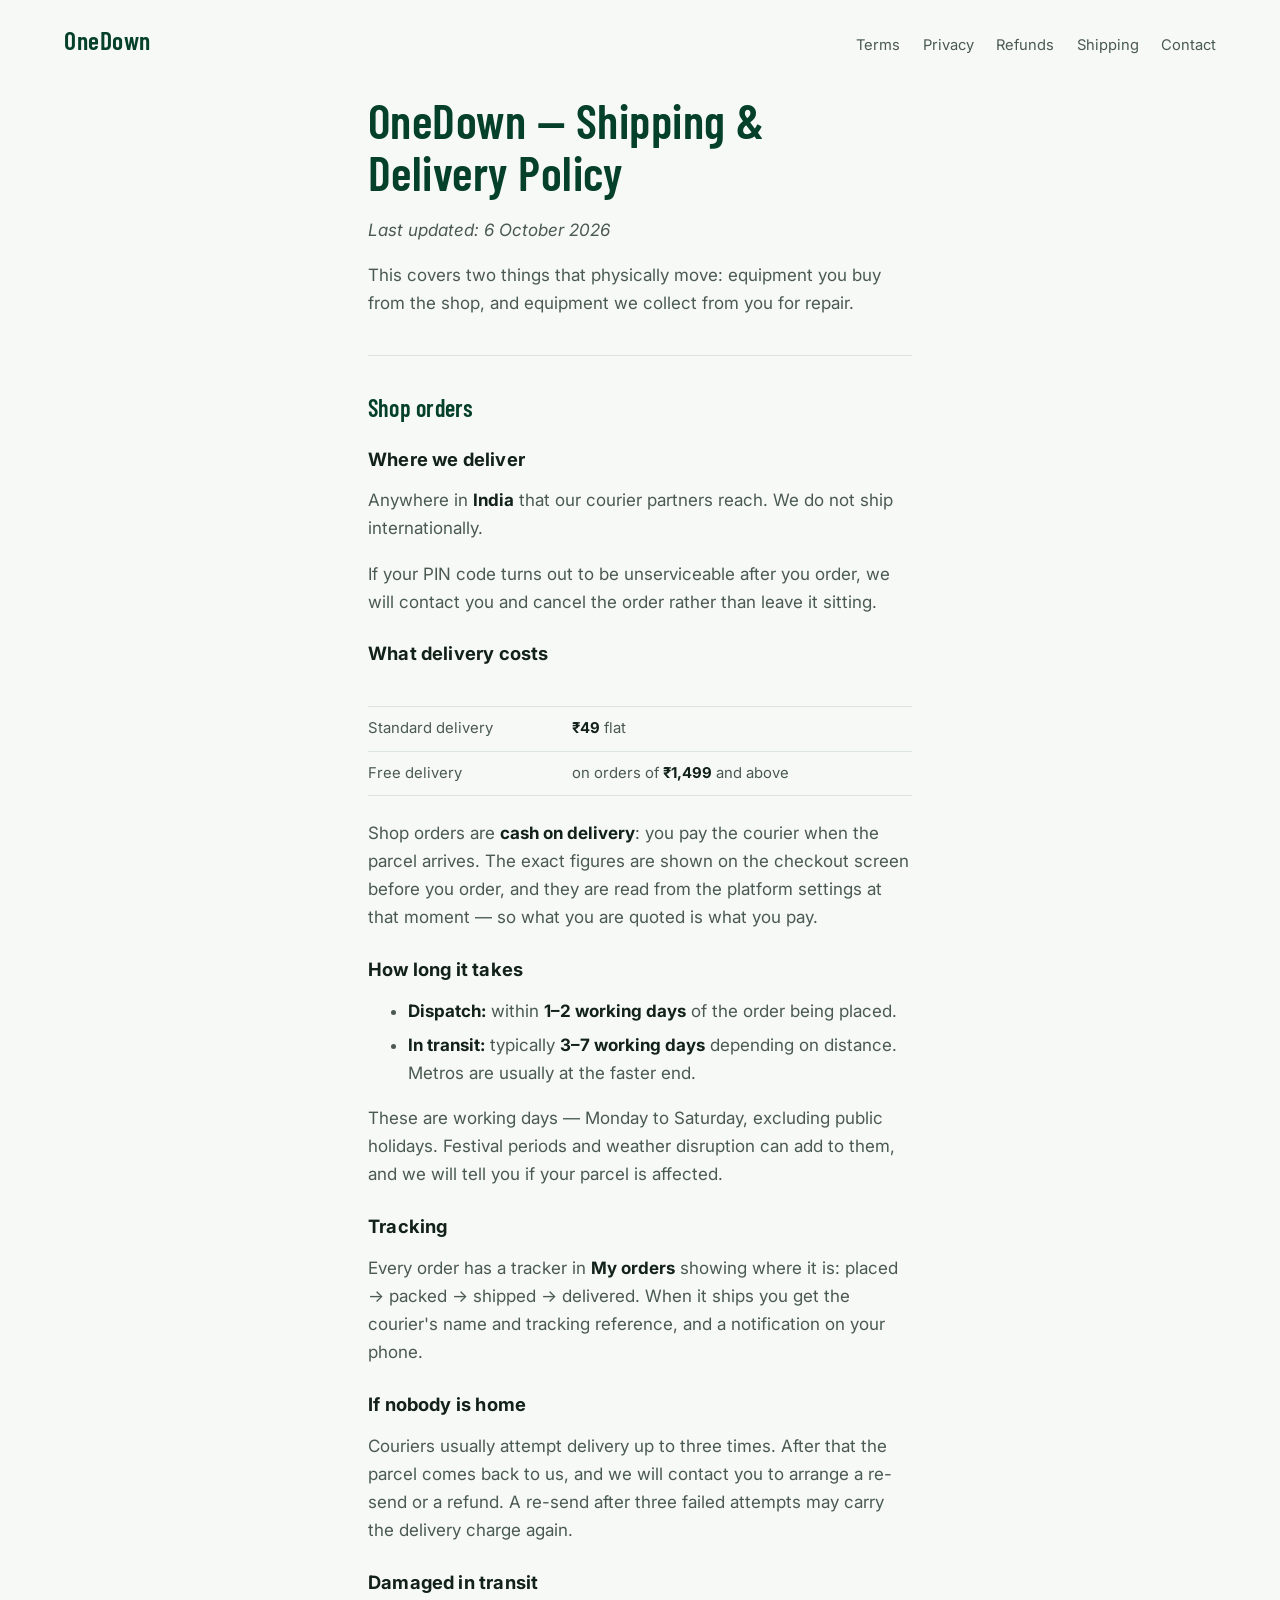
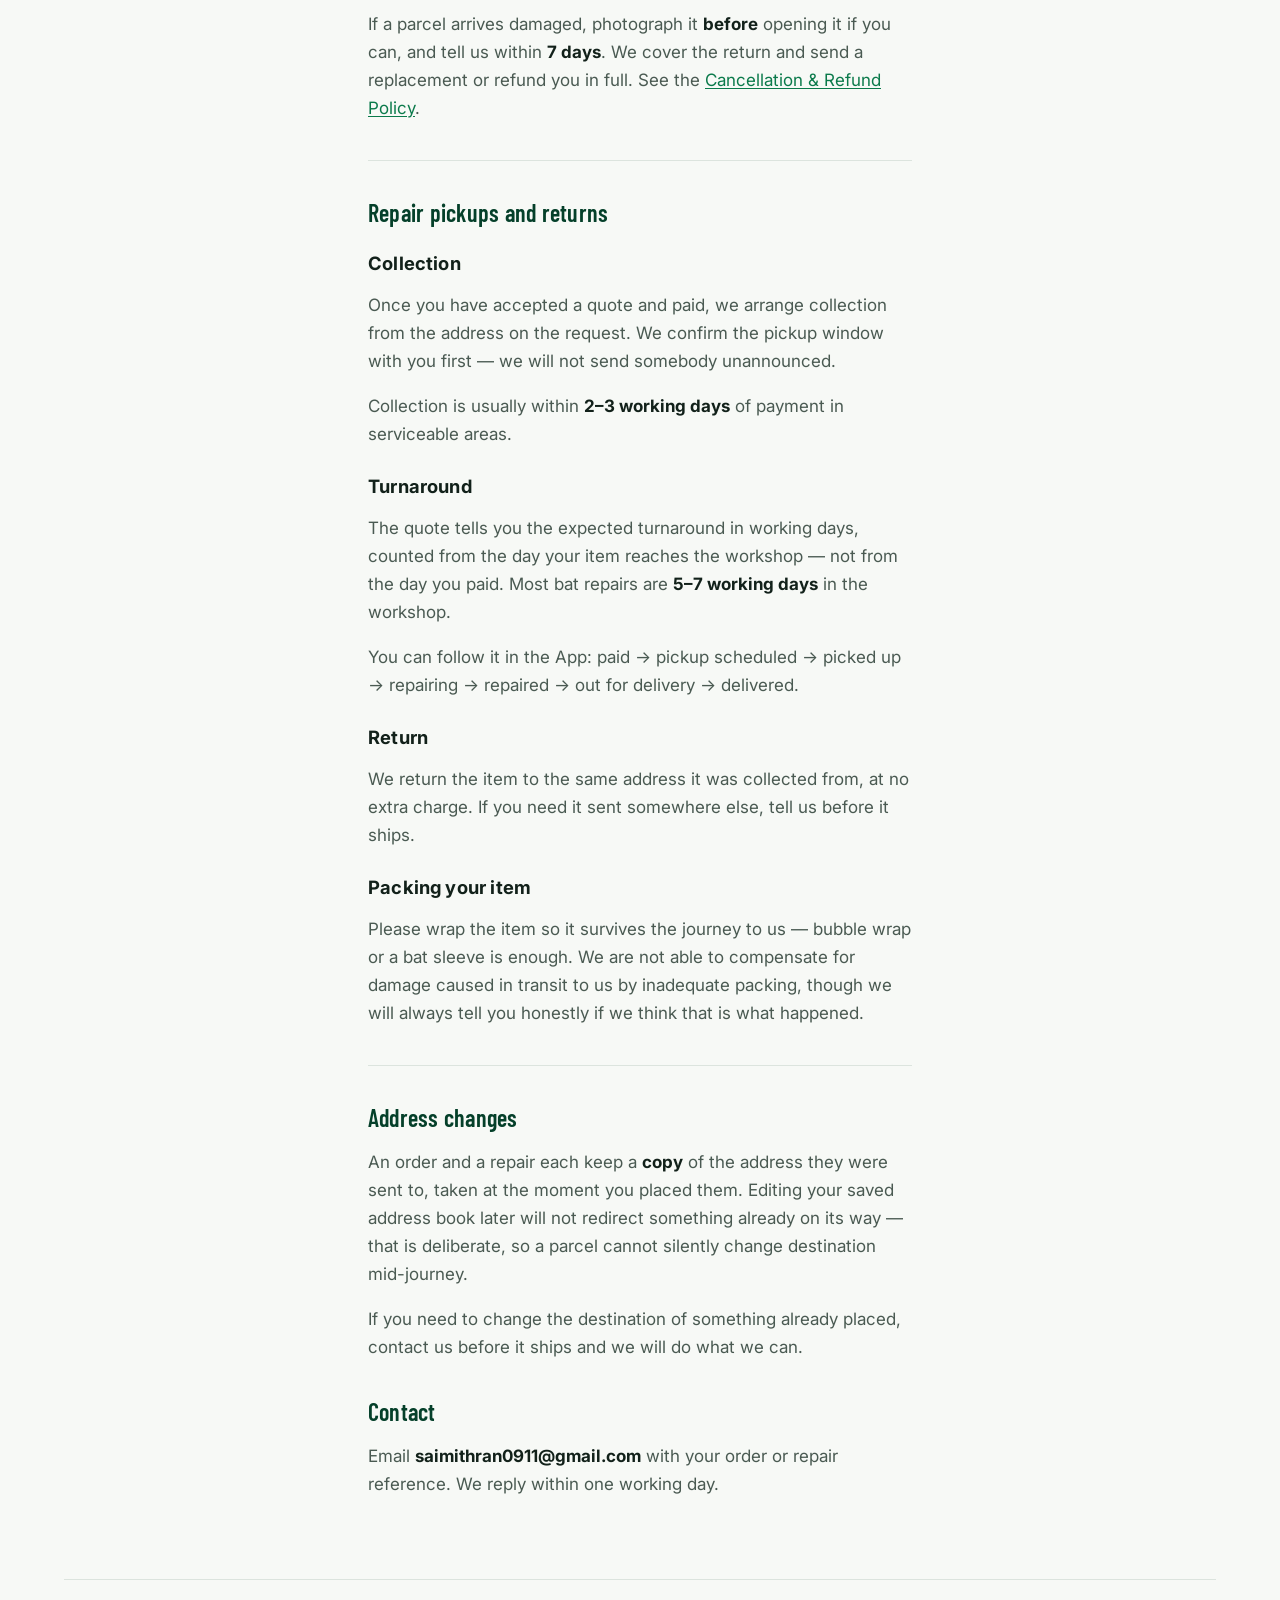
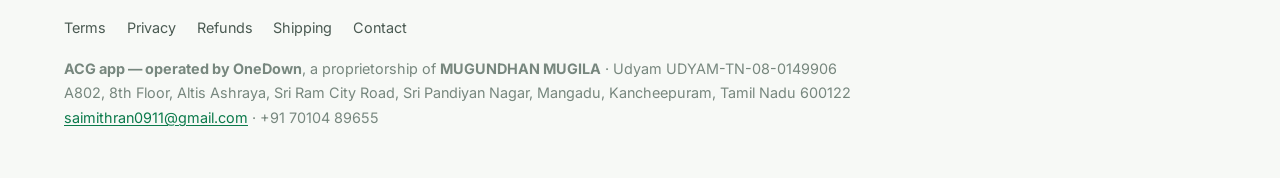
<file: shipping.html>
<!DOCTYPE html>
<html lang="en-IN">
<head>
<meta charset="utf-8">
<meta name="viewport" content="width=device-width, initial-scale=1">
<title>Shipping &amp; Delivery Policy — OneDown</title>
<meta name="description" content="Shipping &amp; Delivery Policy for OneDown — cricket ground booking, equipment and repairs in India.">
<link rel="preconnect" href="https://fonts.googleapis.com">
<link rel="preconnect" href="https://fonts.gstatic.com" crossorigin>
<link href="https://fonts.googleapis.com/css2?family=Barlow+Condensed:wght@500;600;700&family=Inter:wght@400;600;700&display=swap" rel="stylesheet">
<link rel="stylesheet" href="style.css">
</head>
<body>

<header class="wrap masthead">
  <a class="masthead__word" href="./">OneDown</a>
  <nav>
    <a href="terms.html">Terms</a>
    <a href="privacy.html">Privacy</a>
    <a href="refunds.html">Refunds</a>
    <a href="shipping.html">Shipping</a>
    <a href="contact.html">Contact</a>
  </nav>
</header>

<main class="wrap prose">
<h1>OneDown — Shipping &amp; Delivery Policy</h1>
<p><em>Last updated: 6 October 2026</em></p>
<p>This covers two things that physically move: equipment you buy from the shop,
and equipment we collect from you for repair.</p>
<hr />
<h2>Shop orders</h2>
<h3>Where we deliver</h3>
<p>Anywhere in <strong>India</strong> that our courier partners reach. We do not ship
internationally.</p>
<p>If your PIN code turns out to be unserviceable after you order, we will contact
you and cancel the order rather than leave it sitting.</p>
<h3>What delivery costs</h3>
<table>
<thead>
<tr>
  <th></th>
  <th></th>
</tr>
</thead>
<tbody>
<tr>
  <td>Standard delivery</td>
  <td><strong>₹49</strong> flat</td>
</tr>
<tr>
  <td>Free delivery</td>
  <td>on orders of <strong>₹1,499</strong> and above</td>
</tr>
</tbody>
</table>
<p>Shop orders are <strong>cash on delivery</strong>: you pay the courier when the parcel
arrives. The exact figures are shown on the checkout screen before you order, and
they are read from the platform settings at that moment — so what you are quoted
is what you pay.</p>
<h3>How long it takes</h3>
<ul>
<li><strong>Dispatch:</strong> within <strong>1–2 working days</strong> of the order being placed.</li>
<li><strong>In transit:</strong> typically <strong>3–7 working days</strong> depending on distance. Metros
are usually at the faster end.</li>
</ul>
<p>These are working days — Monday to Saturday, excluding public holidays. Festival
periods and weather disruption can add to them, and we will tell you if your
parcel is affected.</p>
<h3>Tracking</h3>
<p>Every order has a tracker in <strong>My orders</strong> showing where it is: placed → packed
→ shipped → delivered. When it ships you get the courier's name and tracking
reference, and a notification on your phone.</p>
<h3>If nobody is home</h3>
<p>Couriers usually attempt delivery up to three times. After that the parcel comes
back to us, and we will contact you to arrange a re-send or a refund. A re-send
after three failed attempts may carry the delivery charge again.</p>
<h3>Damaged in transit</h3>
<p>If a parcel arrives damaged, photograph it <strong>before</strong> opening it if you can, and
tell us within <strong>7 days</strong>. We cover the return and send a replacement or refund
you in full. See the
<a href="refunds.html">Cancellation &amp; Refund Policy</a>.</p>
<hr />
<h2>Repair pickups and returns</h2>
<h3>Collection</h3>
<p>Once you have accepted a quote and paid, we arrange collection from the address
on the request. We confirm the pickup window with you first — we will not send
somebody unannounced.</p>
<p>Collection is usually within <strong>2–3 working days</strong> of payment in serviceable
areas.</p>
<h3>Turnaround</h3>
<p>The quote tells you the expected turnaround in working days, counted from the
day your item reaches the workshop — not from the day you paid. Most bat repairs
are <strong>5–7 working days</strong> in the workshop.</p>
<p>You can follow it in the App: paid → pickup scheduled → picked up → repairing →
repaired → out for delivery → delivered.</p>
<h3>Return</h3>
<p>We return the item to the same address it was collected from, at no extra
charge. If you need it sent somewhere else, tell us before it ships.</p>
<h3>Packing your item</h3>
<p>Please wrap the item so it survives the journey to us — bubble wrap or a bat
sleeve is enough. We are not able to compensate for damage caused in transit to
us by inadequate packing, though we will always tell you honestly if we think
that is what happened.</p>
<hr />
<h2>Address changes</h2>
<p>An order and a repair each keep a <strong>copy</strong> of the address they were sent to,
taken at the moment you placed them. Editing your saved address book later will
not redirect something already on its way — that is deliberate, so a parcel
cannot silently change destination mid-journey.</p>
<p>If you need to change the destination of something already placed, contact us
before it ships and we will do what we can.</p>
<h2>Contact</h2>
<p>Email <strong>saimithran0911@gmail.com</strong> with your order or repair reference. We reply
within one working day.</p>

</main>

<footer class="wrap foot">
  <div class="foot__links">
    <a href="terms.html">Terms</a>
    <a href="privacy.html">Privacy</a>
    <a href="refunds.html">Refunds</a>
    <a href="shipping.html">Shipping</a>
    <a href="contact.html">Contact</a>
  </div>
  <address>
    <strong>ACG app — operated by OneDown</strong>, a proprietorship of <strong>MUGUNDHAN MUGILA</strong>
    · Udyam UDYAM-TN-08-0149906<br>
    A802, 8th Floor, Altis Ashraya, Sri Ram City Road, Sri Pandiyan Nagar, Mangadu, Kancheepuram, Tamil Nadu 600122<br>
    <a href="mailto:saimithran0911@gmail.com">saimithran0911@gmail.com</a> · +91 70104 89655
  </address>
</footer>

</body>
</html>
</file>
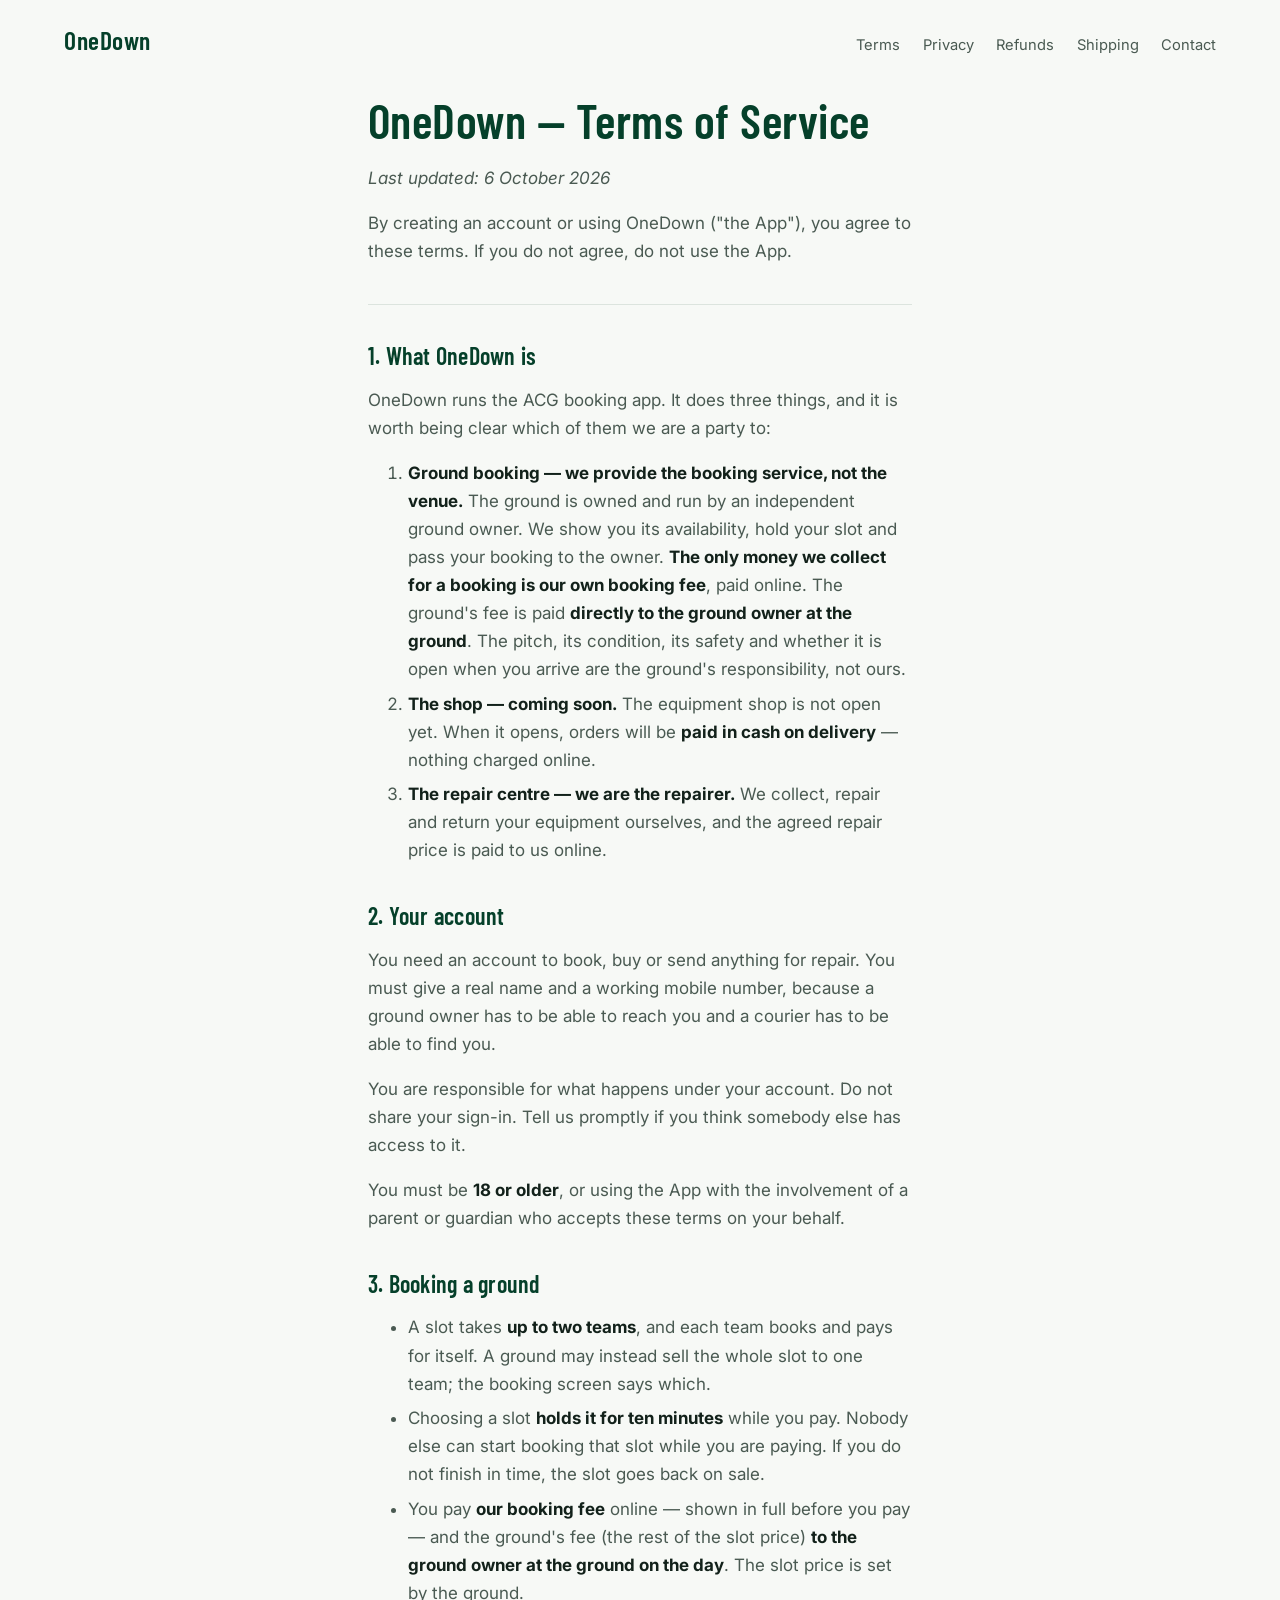
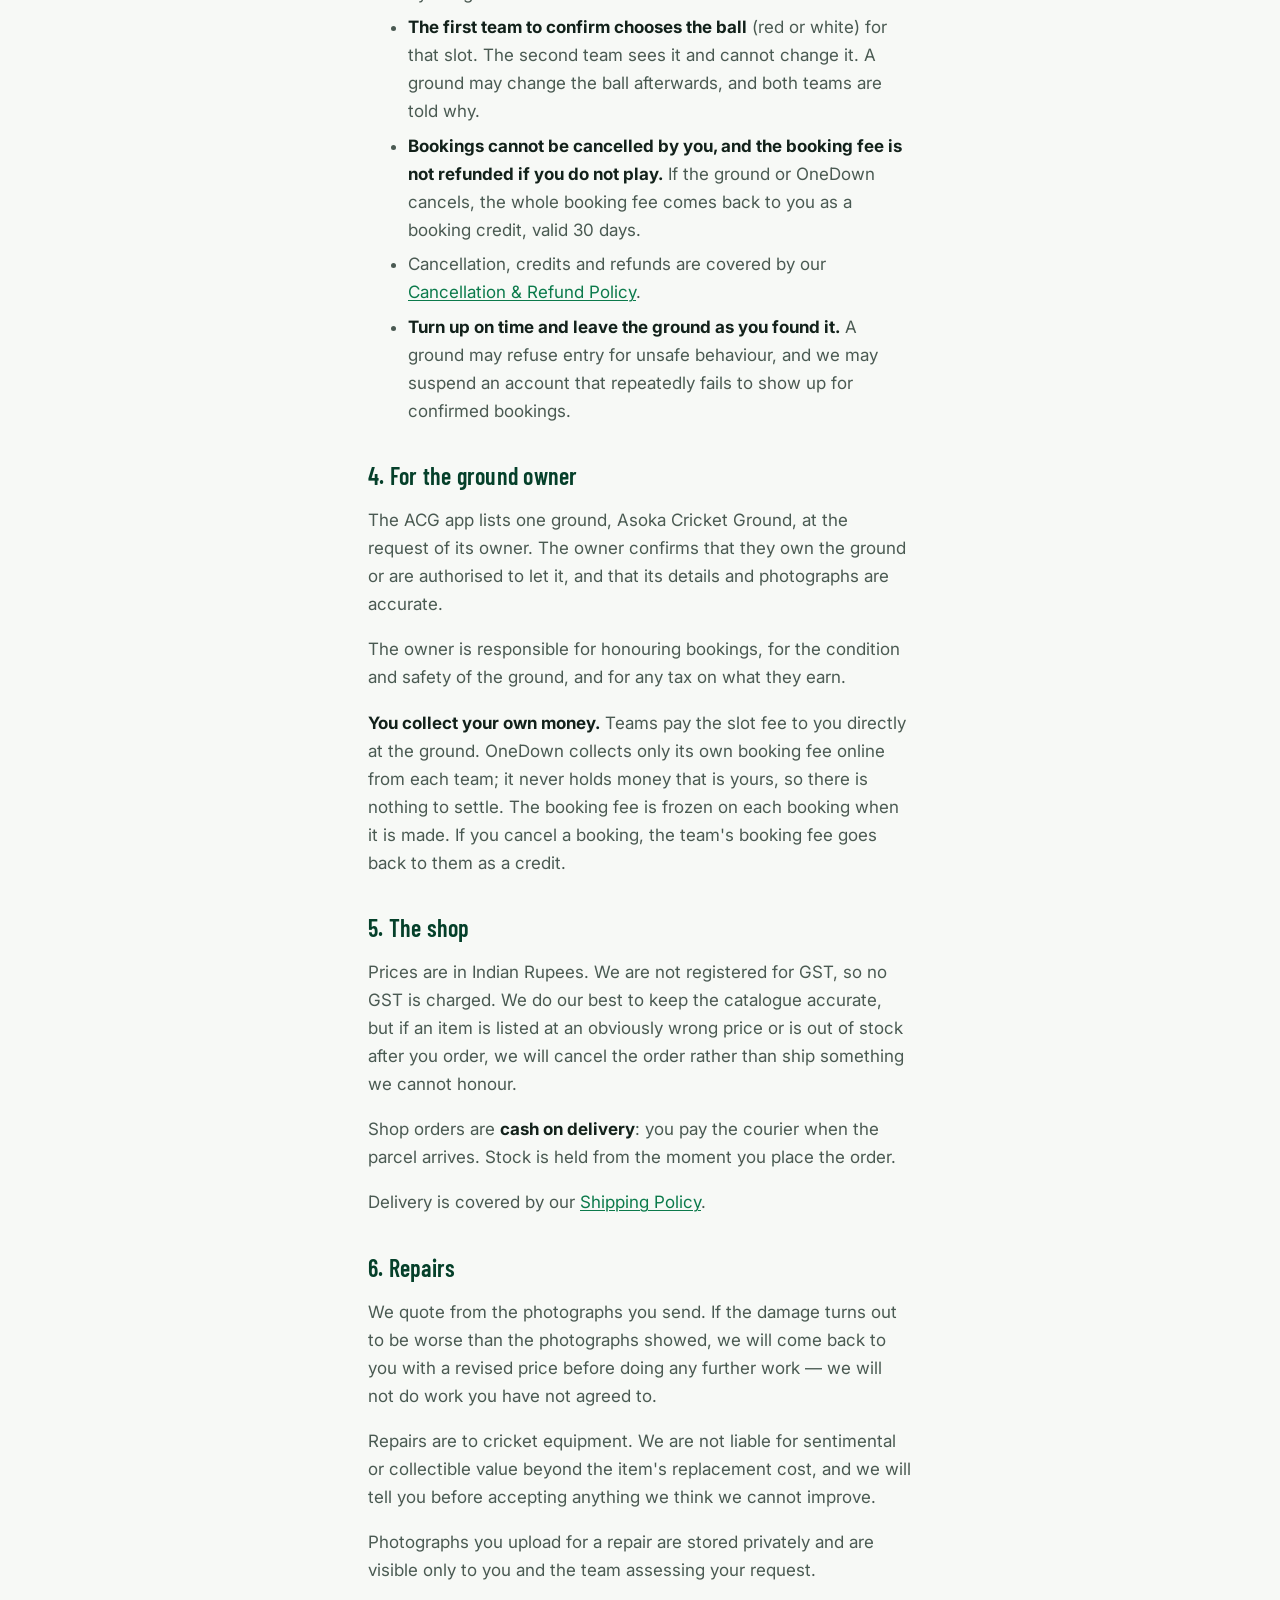
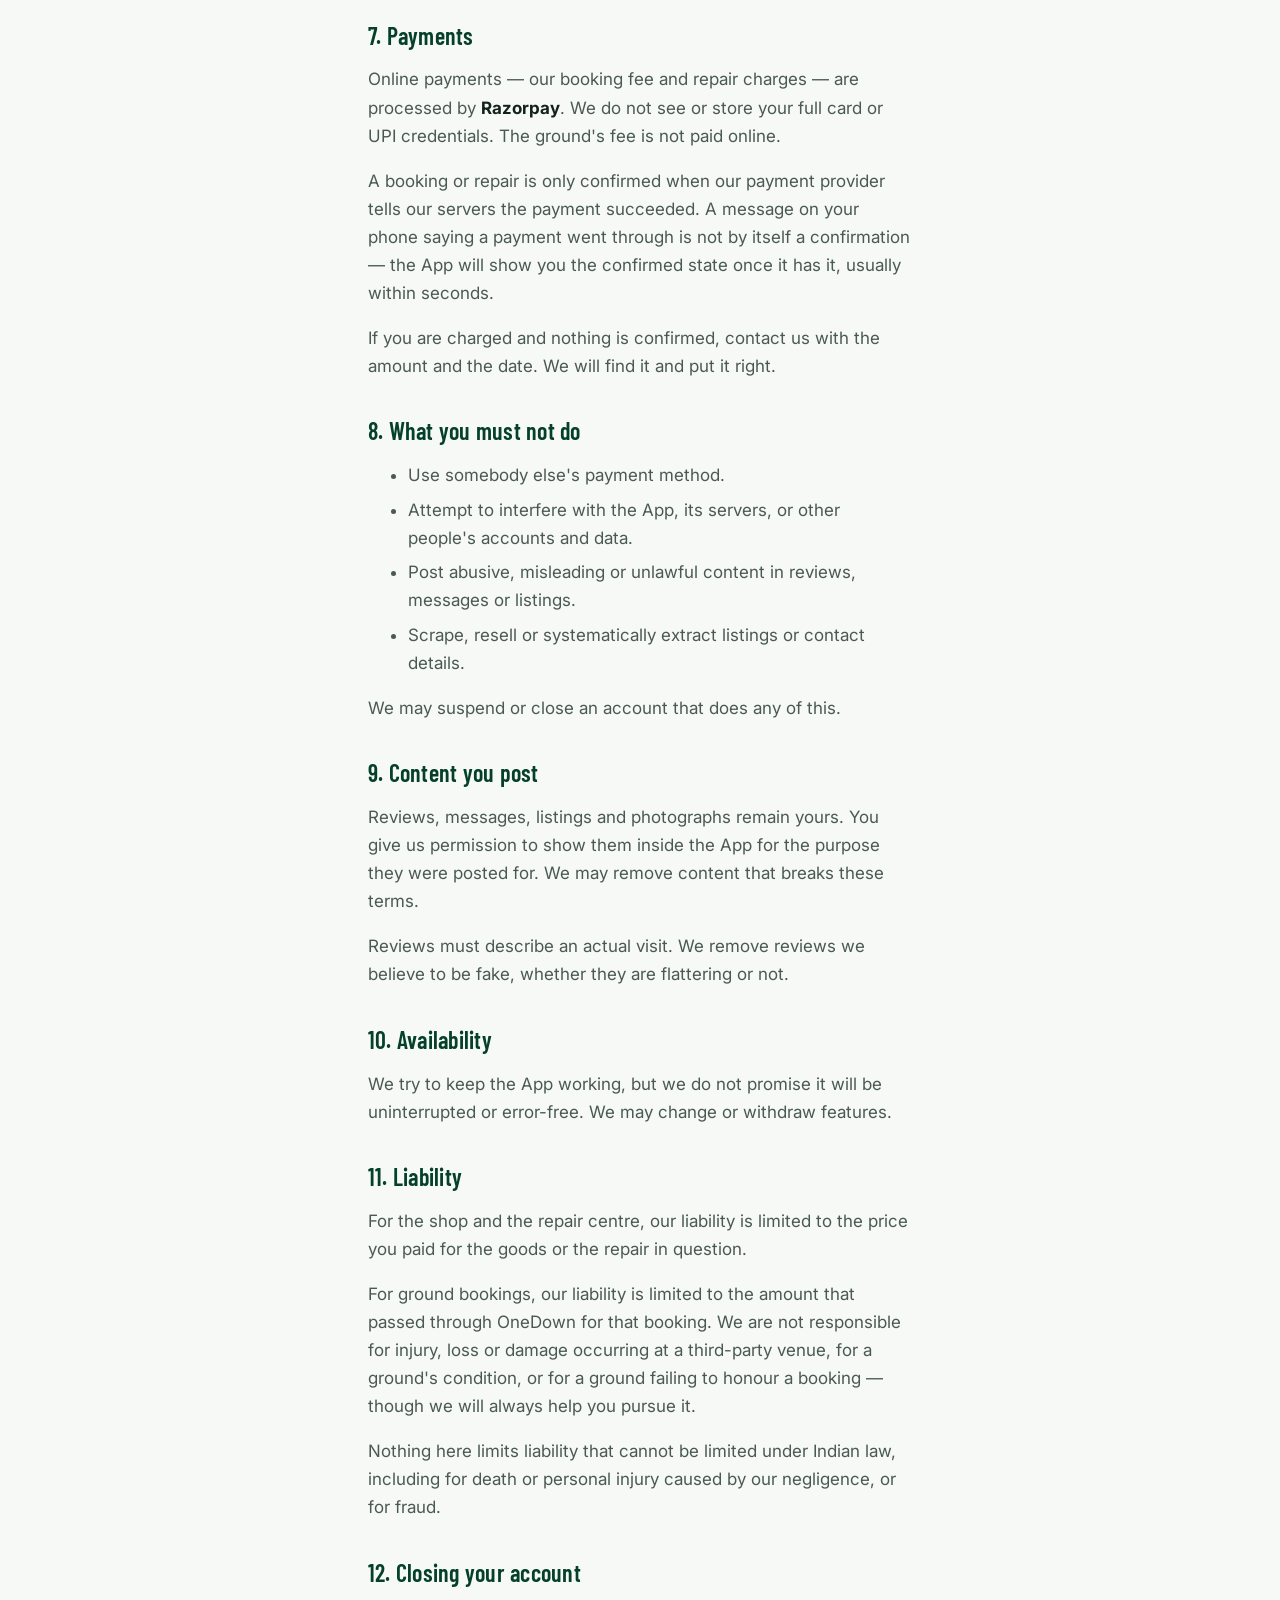
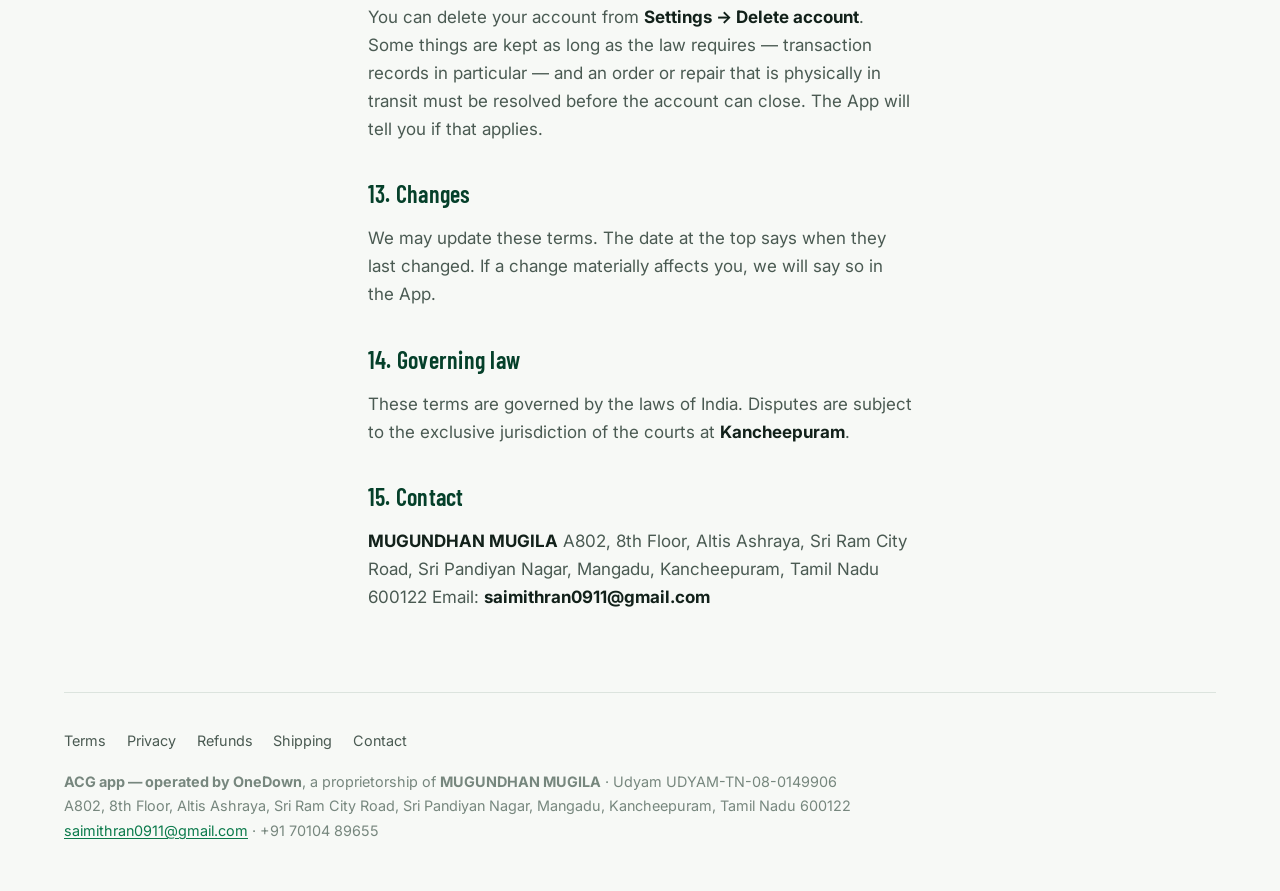
<file: terms.html>
<!DOCTYPE html>
<html lang="en-IN">
<head>
<meta charset="utf-8">
<meta name="viewport" content="width=device-width, initial-scale=1">
<title>Terms of Service — OneDown</title>
<meta name="description" content="Terms of Service for OneDown — cricket ground booking, equipment and repairs in India.">
<link rel="preconnect" href="https://fonts.googleapis.com">
<link rel="preconnect" href="https://fonts.gstatic.com" crossorigin>
<link href="https://fonts.googleapis.com/css2?family=Barlow+Condensed:wght@500;600;700&family=Inter:wght@400;600;700&display=swap" rel="stylesheet">
<link rel="stylesheet" href="style.css">
</head>
<body>

<header class="wrap masthead">
  <a class="masthead__word" href="./">OneDown</a>
  <nav>
    <a href="terms.html">Terms</a>
    <a href="privacy.html">Privacy</a>
    <a href="refunds.html">Refunds</a>
    <a href="shipping.html">Shipping</a>
    <a href="contact.html">Contact</a>
  </nav>
</header>

<main class="wrap prose">
<h1>OneDown — Terms of Service</h1>
<p><em>Last updated: 6 October 2026</em></p>
<p>By creating an account or using OneDown (&quot;the App&quot;), you agree to these terms.
If you do not agree, do not use the App.</p>
<hr />
<h2>1. What OneDown is</h2>
<p>OneDown runs the ACG booking app. It does three things, and it is worth being
clear which of them we are a party to:</p>
<ol>
<li><strong>Ground booking — we provide the booking service, not the venue.</strong> The
ground is owned and run by an independent ground owner. We show you its
availability, hold your slot and pass your booking to the owner. <strong>The only
money we collect for a booking is our own booking fee</strong>, paid online. The
ground's fee is paid <strong>directly to the ground owner at the ground</strong>. The
pitch, its condition, its safety and whether it is open when you arrive are
the ground's responsibility, not ours.</li>
<li><strong>The shop — coming soon.</strong> The equipment shop is not open yet. When it
opens, orders will be <strong>paid in cash on delivery</strong> — nothing charged online.</li>
<li><strong>The repair centre — we are the repairer.</strong> We collect, repair and return
your equipment ourselves, and the agreed repair price is paid to us online.</li>
</ol>
<h2>2. Your account</h2>
<p>You need an account to book, buy or send anything for repair. You must give a
real name and a working mobile number, because a ground owner has to be able to
reach you and a courier has to be able to find you.</p>
<p>You are responsible for what happens under your account. Do not share your
sign-in. Tell us promptly if you think somebody else has access to it.</p>
<p>You must be <strong>18 or older</strong>, or using the App with the involvement of a parent
or guardian who accepts these terms on your behalf.</p>
<h2>3. Booking a ground</h2>
<ul>
<li>A slot takes <strong>up to two teams</strong>, and each team books and pays for itself. A
ground may instead sell the whole slot to one team; the booking screen says which.</li>
<li>Choosing a slot <strong>holds it for ten minutes</strong> while you pay. Nobody else can
start booking that slot while you are paying. If you do not finish in time,
the slot goes back on sale.</li>
<li>You pay <strong>our booking fee</strong> online — shown in full before you pay — and the
ground's fee (the rest of the slot price) <strong>to the ground owner at the ground
on the day</strong>. The slot price is set by the ground.</li>
<li><strong>The first team to confirm chooses the ball</strong> (red or white) for that slot.
The second team sees it and cannot change it. A ground may change the ball
afterwards, and both teams are told why.</li>
<li><strong>Bookings cannot be cancelled by you, and the booking fee is not refunded if
you do not play.</strong> If the ground or OneDown cancels, the whole booking fee
comes back to you as a booking credit, valid 30 days.</li>
<li>Cancellation, credits and refunds are covered by our
<a href="refunds.html">Cancellation &amp; Refund Policy</a>.</li>
<li><strong>Turn up on time and leave the ground as you found it.</strong> A ground may refuse
entry for unsafe behaviour, and we may suspend an account that repeatedly
fails to show up for confirmed bookings.</li>
</ul>
<h2>4. For the ground owner</h2>
<p>The ACG app lists one ground, Asoka Cricket Ground, at the request of its
owner. The owner confirms that they own the ground or are authorised to let
it, and that its details and photographs are accurate.</p>
<p>The owner is responsible for honouring bookings, for the condition and safety
of the ground, and for any tax on what they earn.</p>
<p><strong>You collect your own money.</strong> Teams pay the slot fee to you directly at the
ground. OneDown collects only its own booking fee
online from each team; it never holds money that is yours, so there is nothing
to settle. The booking fee is frozen on each booking when it is made. If you
cancel a booking, the team's booking fee goes back to them as a credit.</p>
<h2>5. The shop</h2>
<p>Prices are in Indian Rupees. We are not registered for GST, so no GST is
charged. We do our best to
keep the catalogue accurate, but if an item is listed at an obviously wrong
price or is out of stock after you order, we will cancel the order rather than
ship something we cannot honour.</p>
<p>Shop orders are <strong>cash on delivery</strong>: you pay the courier when the parcel
arrives. Stock is held from the moment you place the order.</p>
<p>Delivery is covered by our <a href="shipping.html">Shipping Policy</a>.</p>
<h2>6. Repairs</h2>
<p>We quote from the photographs you send. If the damage turns out to be worse than
the photographs showed, we will come back to you with a revised price before
doing any further work — we will not do work you have not agreed to.</p>
<p>Repairs are to cricket equipment. We are not liable for sentimental or
collectible value beyond the item's replacement cost, and we will tell you
before accepting anything we think we cannot improve.</p>
<p>Photographs you upload for a repair are stored privately and are visible only to
you and the team assessing your request.</p>
<h2>7. Payments</h2>
<p>Online payments — our booking fee and repair charges — are processed by
<strong>Razorpay</strong>. We do not see or store your full card or UPI credentials. The
ground's fee is not paid online.</p>
<p>A booking or repair is only confirmed when our payment provider tells our
servers the payment succeeded. A message on your phone saying a payment went
through is not by itself a confirmation — the App will show you the confirmed
state once it has it, usually within seconds.</p>
<p>If you are charged and nothing is confirmed, contact us with the amount and the
date. We will find it and put it right.</p>
<h2>8. What you must not do</h2>
<ul>
<li>Use somebody else's payment method.</li>
<li>Attempt to interfere with the App, its servers, or other people's accounts and
data.</li>
<li>Post abusive, misleading or unlawful content in reviews, messages or listings.</li>
<li>Scrape, resell or systematically extract listings or contact details.</li>
</ul>
<p>We may suspend or close an account that does any of this.</p>
<h2>9. Content you post</h2>
<p>Reviews, messages, listings and photographs remain yours. You give us permission
to show them inside the App for the purpose they were posted for. We may remove
content that breaks these terms.</p>
<p>Reviews must describe an actual visit. We remove reviews we believe to be fake,
whether they are flattering or not.</p>
<h2>10. Availability</h2>
<p>We try to keep the App working, but we do not promise it will be uninterrupted
or error-free. We may change or withdraw features.</p>
<h2>11. Liability</h2>
<p>For the shop and the repair centre, our liability is limited to the price you
paid for the goods or the repair in question.</p>
<p>For ground bookings, our liability is limited to the amount that passed through
OneDown for that booking. We are not responsible for injury, loss or damage
occurring at a third-party venue, for a ground's condition, or for a ground
failing to honour a booking — though we will always help you pursue it.</p>
<p>Nothing here limits liability that cannot be limited under Indian law, including
for death or personal injury caused by our negligence, or for fraud.</p>
<h2>12. Closing your account</h2>
<p>You can delete your account from <strong>Settings → Delete account</strong>. Some things are
kept as long as the law requires — transaction records in particular — and an
order or repair that is physically in transit must be resolved before the
account can close. The App will tell you if that applies.</p>
<h2>13. Changes</h2>
<p>We may update these terms. The date at the top says when they last changed. If a
change materially affects you, we will say so in the App.</p>
<h2>14. Governing law</h2>
<p>These terms are governed by the laws of India. Disputes are subject to the
exclusive jurisdiction of the courts at <strong>Kancheepuram</strong>.</p>
<h2>15. Contact</h2>
<p><strong>MUGUNDHAN MUGILA</strong>
A802, 8th Floor, Altis Ashraya, Sri Ram City Road, Sri Pandiyan Nagar, Mangadu, Kancheepuram, Tamil Nadu 600122
Email: <strong>saimithran0911@gmail.com</strong></p>

</main>

<footer class="wrap foot">
  <div class="foot__links">
    <a href="terms.html">Terms</a>
    <a href="privacy.html">Privacy</a>
    <a href="refunds.html">Refunds</a>
    <a href="shipping.html">Shipping</a>
    <a href="contact.html">Contact</a>
  </div>
  <address>
    <strong>ACG app — operated by OneDown</strong>, a proprietorship of <strong>MUGUNDHAN MUGILA</strong>
    · Udyam UDYAM-TN-08-0149906<br>
    A802, 8th Floor, Altis Ashraya, Sri Ram City Road, Sri Pandiyan Nagar, Mangadu, Kancheepuram, Tamil Nadu 600122<br>
    <a href="mailto:saimithran0911@gmail.com">saimithran0911@gmail.com</a> · +91 70104 89655
  </address>
</footer>

</body>
</html>
</file>
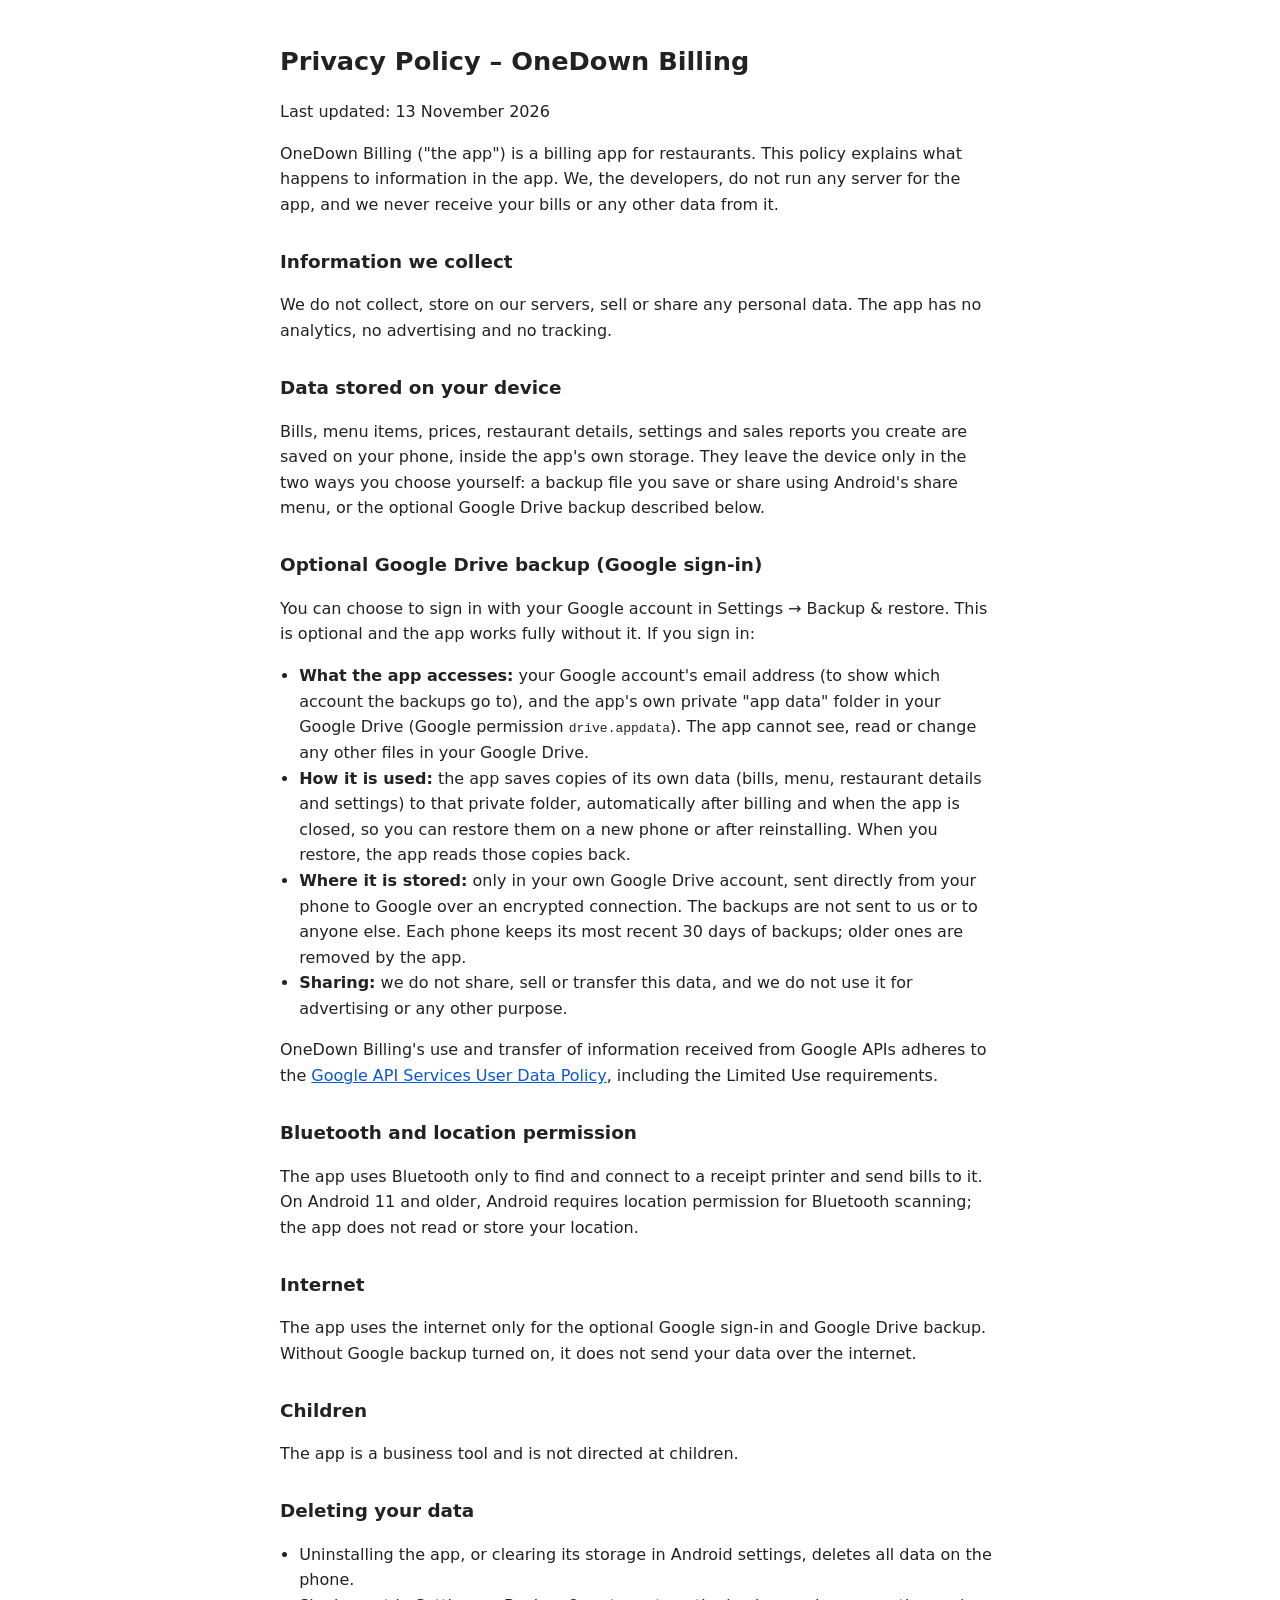
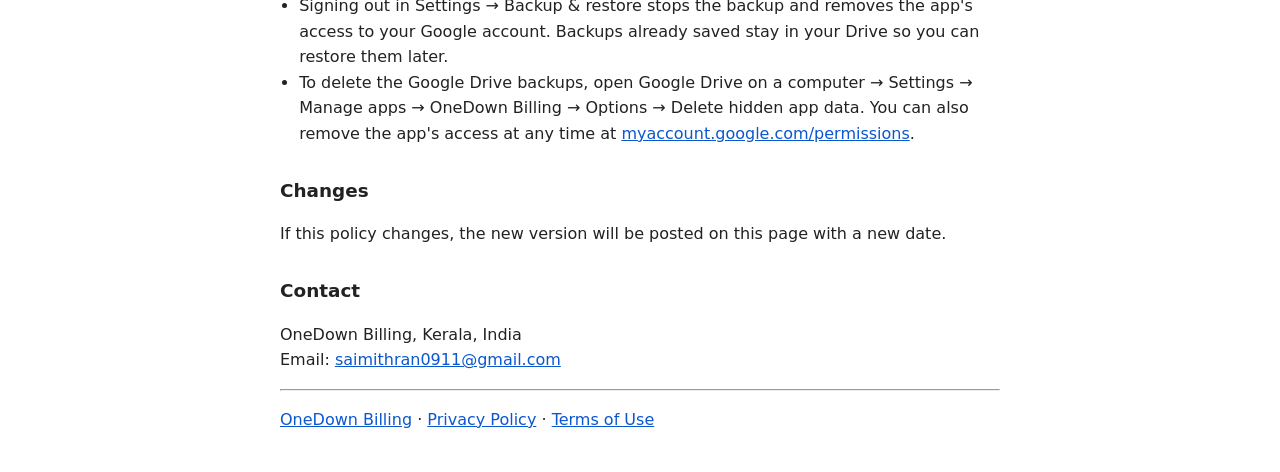
<file: mangalaserry-billing/privacy.html>
<!doctype html><html lang="en"><head><meta charset="utf-8"><meta name="viewport" content="width=device-width,initial-scale=1"><title>OneDown Billing – Privacy Policy</title><style>body{font-family:system-ui,sans-serif;max-width:720px;margin:0 auto;padding:24px 16px;line-height:1.6;color:#222;background:#fff}h1{font-size:1.6rem}h2{font-size:1.15rem;margin-top:1.6em}a{color:#0b57d0}ul{padding-left:1.2em}</style></head><body>
<h1>Privacy Policy – OneDown Billing</h1>
<p>Last updated: 13 November 2026</p>
<p>OneDown Billing ("the app") is a billing app for restaurants. This policy explains what happens to information in the app. We, the developers, do not run any server for the app, and we never receive your bills or any other data from it.</p>
<h2>Information we collect</h2>
<p>We do not collect, store on our servers, sell or share any personal data. The app has no analytics, no advertising and no tracking.</p>
<h2>Data stored on your device</h2>
<p>Bills, menu items, prices, restaurant details, settings and sales reports you create are saved on your phone, inside the app's own storage. They leave the device only in the two ways you choose yourself: a backup file you save or share using Android's share menu, or the optional Google Drive backup described below.</p>
<h2>Optional Google Drive backup (Google sign-in)</h2>
<p>You can choose to sign in with your Google account in Settings → Backup &amp; restore. This is optional and the app works fully without it. If you sign in:</p>
<ul>
<li><b>What the app accesses:</b> your Google account's email address (to show which account the backups go to), and the app's own private "app data" folder in your Google Drive (Google permission <code>drive.appdata</code>). The app cannot see, read or change any other files in your Google Drive.</li>
<li><b>How it is used:</b> the app saves copies of its own data (bills, menu, restaurant details and settings) to that private folder, automatically after billing and when the app is closed, so you can restore them on a new phone or after reinstalling. When you restore, the app reads those copies back.</li>
<li><b>Where it is stored:</b> only in your own Google Drive account, sent directly from your phone to Google over an encrypted connection. The backups are not sent to us or to anyone else. Each phone keeps its most recent 30 days of backups; older ones are removed by the app.</li>
<li><b>Sharing:</b> we do not share, sell or transfer this data, and we do not use it for advertising or any other purpose.</li>
</ul>
<p>OneDown Billing's use and transfer of information received from Google APIs adheres to the <a href="https://developers.google.com/terms/api-services-user-data-policy">Google API Services User Data Policy</a>, including the Limited Use requirements.</p>
<h2>Bluetooth and location permission</h2>
<p>The app uses Bluetooth only to find and connect to a receipt printer and send bills to it. On Android 11 and older, Android requires location permission for Bluetooth scanning; the app does not read or store your location.</p>
<h2>Internet</h2>
<p>The app uses the internet only for the optional Google sign-in and Google Drive backup. Without Google backup turned on, it does not send your data over the internet.</p>
<h2>Children</h2>
<p>The app is a business tool and is not directed at children.</p>
<h2>Deleting your data</h2>
<ul>
<li>Uninstalling the app, or clearing its storage in Android settings, deletes all data on the phone.</li>
<li>Signing out in Settings → Backup &amp; restore stops the backup and removes the app's access to your Google account. Backups already saved stay in your Drive so you can restore them later.</li>
<li>To delete the Google Drive backups, open Google Drive on a computer → Settings → Manage apps → OneDown Billing → Options → Delete hidden app data. You can also remove the app's access at any time at <a href="https://myaccount.google.com/permissions">myaccount.google.com/permissions</a>.</li>
</ul>
<h2>Changes</h2>
<p>If this policy changes, the new version will be posted on this page with a new date.</p>
<h2>Contact</h2><p>OneDown Billing, Kerala, India<br>Email: <a href="mailto:saimithran0911@gmail.com">saimithran0911@gmail.com</a></p><hr><p><a href="./">OneDown Billing</a> · <a href="privacy.html">Privacy Policy</a> · <a href="terms.html">Terms of Use</a></p></body></html>
</file>
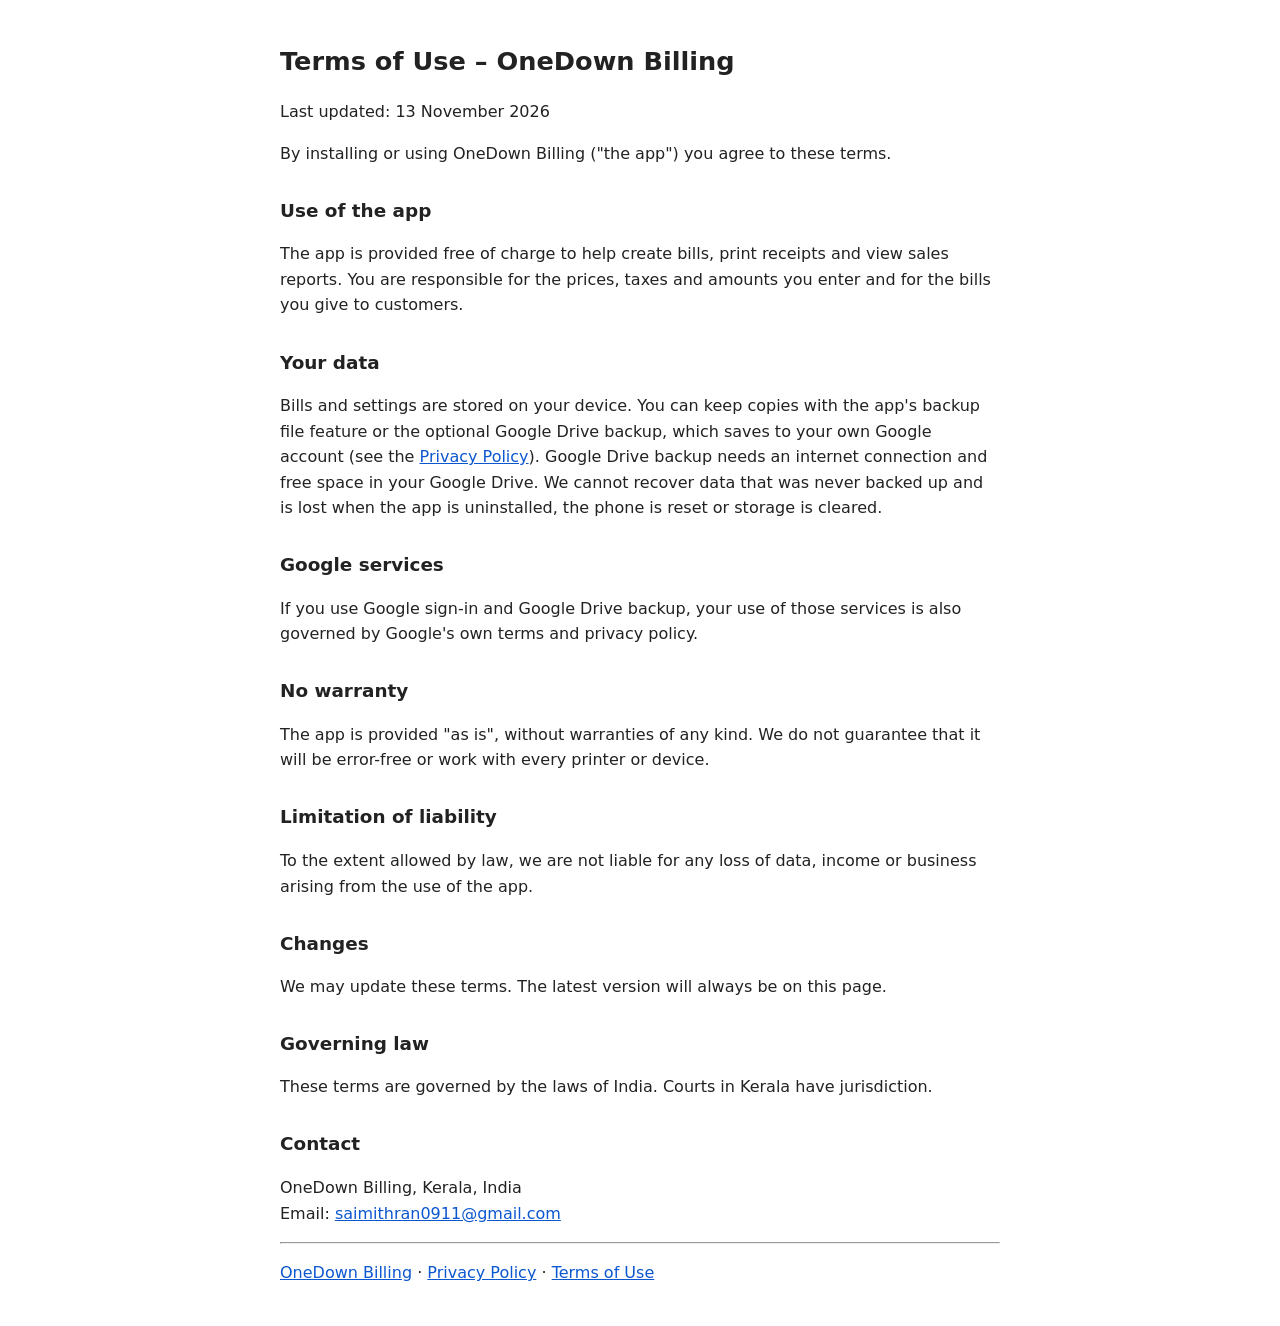
<file: mangalaserry-billing/terms.html>
<!doctype html><html lang="en"><head><meta charset="utf-8"><meta name="viewport" content="width=device-width,initial-scale=1"><title>OneDown Billing – Terms of Use</title><style>body{font-family:system-ui,sans-serif;max-width:720px;margin:0 auto;padding:24px 16px;line-height:1.6;color:#222;background:#fff}h1{font-size:1.6rem}h2{font-size:1.15rem;margin-top:1.6em}a{color:#0b57d0}ul{padding-left:1.2em}</style></head><body>
<h1>Terms of Use – OneDown Billing</h1>
<p>Last updated: 13 November 2026</p>
<p>By installing or using OneDown Billing ("the app") you agree to these terms.</p>
<h2>Use of the app</h2>
<p>The app is provided free of charge to help create bills, print receipts and view sales reports. You are responsible for the prices, taxes and amounts you enter and for the bills you give to customers.</p>
<h2>Your data</h2>
<p>Bills and settings are stored on your device. You can keep copies with the app's backup file feature or the optional Google Drive backup, which saves to your own Google account (see the <a href="privacy.html">Privacy Policy</a>). Google Drive backup needs an internet connection and free space in your Google Drive. We cannot recover data that was never backed up and is lost when the app is uninstalled, the phone is reset or storage is cleared.</p>
<h2>Google services</h2>
<p>If you use Google sign-in and Google Drive backup, your use of those services is also governed by Google's own terms and privacy policy.</p>
<h2>No warranty</h2>
<p>The app is provided "as is", without warranties of any kind. We do not guarantee that it will be error-free or work with every printer or device.</p>
<h2>Limitation of liability</h2>
<p>To the extent allowed by law, we are not liable for any loss of data, income or business arising from the use of the app.</p>
<h2>Changes</h2>
<p>We may update these terms. The latest version will always be on this page.</p>
<h2>Governing law</h2>
<p>These terms are governed by the laws of India. Courts in Kerala have jurisdiction.</p>
<h2>Contact</h2><p>OneDown Billing, Kerala, India<br>Email: <a href="mailto:saimithran0911@gmail.com">saimithran0911@gmail.com</a></p><hr><p><a href="./">OneDown Billing</a> · <a href="privacy.html">Privacy Policy</a> · <a href="terms.html">Terms of Use</a></p></body></html>
</file>
<file: style.css>
/* OneDown — site styles.
   Palette comes from a cricket ground: pitch green, worn-strip pale, ball red. */

:root {
  --paper:      #F7F9F6;
  --paper-warm: #EEF3EE;
  --ink:        #12211A;
  --ink-soft:   #4A5A52;
  --ink-faint:  #77877E;
  --pitch:      #0B7A4B;
  --pitch-deep: #05402A;
  --ball:       #9E2A20;
  --line:       #DCE4DE;

  --measure: 34rem;
}

*, *::before, *::after { box-sizing: border-box; }

html { -webkit-text-size-adjust: 100%; }

body {
  margin: 0;
  background: var(--paper);
  color: var(--ink);
  font: 400 17px/1.65 "Inter", system-ui, -apple-system, "Segoe UI", sans-serif;
  -webkit-font-smoothing: antialiased;
}

h1, h2, h3, .masthead__word, .slotgrid__price {
  font-family: "Barlow Condensed", "Inter", system-ui, sans-serif;
  font-weight: 600;
  letter-spacing: 0.01em;
  line-height: 1.08;
}

a { color: var(--pitch); text-decoration-thickness: 1px; text-underline-offset: 2px; }
a:hover { color: var(--pitch-deep); }

:focus-visible {
  outline: 2px solid var(--pitch);
  outline-offset: 3px;
  border-radius: 2px;
}

.wrap { width: min(72rem, 100% - 2.5rem); margin-inline: auto; }

/* ── Masthead ───────────────────────────────────────────────────────────── */
.masthead {
  display: flex;
  align-items: baseline;
  justify-content: space-between;
  gap: 1.5rem;
  padding: 1.6rem 0 1.4rem;
  flex-wrap: wrap;
}

.masthead__word {
  font-size: 1.6rem;
  color: var(--pitch-deep);
  text-decoration: none;
  letter-spacing: 0.02em;
}
.masthead__word:hover { color: var(--pitch); }

.masthead nav { display: flex; gap: 1.4rem; flex-wrap: wrap; }
.masthead nav a {
  font-size: 0.92rem;
  color: var(--ink-soft);
  text-decoration: none;
}
.masthead nav a:hover { color: var(--pitch); text-decoration: underline; }

/* ── Hero ───────────────────────────────────────────────────────────────── */
.hero { padding: 2rem 0 3.5rem; }

.hero h1 {
  font-size: clamp(2.6rem, 7vw, 4.6rem);
  margin: 0 0 1rem;
  max-width: 16ch;
  color: var(--pitch-deep);
}

.hero p {
  margin: 0;
  max-width: var(--measure);
  font-size: 1.08rem;
  color: var(--ink-soft);
}

/* The availability strip — the one loud thing on the page, because this grid
   is what the product actually is. */
.slotgrid {
  margin-top: 2.6rem;
  background: #fff;
  border: 1px solid var(--line);
  border-radius: 14px;
  padding: 1.25rem 1.35rem 1.5rem;
  max-width: 44rem;
}

.slotgrid__head {
  display: flex;
  align-items: baseline;
  justify-content: space-between;
  gap: 1rem;
  padding-bottom: 0.9rem;
  border-bottom: 1px solid var(--line);
}

.slotgrid__name { font-weight: 600; font-size: 1rem; }
.slotgrid__where { color: var(--ink-faint); font-size: 0.86rem; font-weight: 400; }
.slotgrid__price { font-size: 1.5rem; color: var(--pitch-deep); white-space: nowrap; }
.slotgrid__price span { font-size: 0.8rem; color: var(--ink-faint); font-family: "Inter", sans-serif; }

.slots {
  display: grid;
  grid-template-columns: repeat(auto-fit, minmax(3.9rem, 1fr));
  gap: 0.5rem;
  margin: 1.1rem 0 0.9rem;
  padding: 0;
  list-style: none;
}

.slot {
  border-radius: 8px;
  padding: 0.55rem 0.3rem 0.6rem;
  text-align: center;
  font-size: 0.84rem;
  border: 1px solid transparent;
}
.slot b { display: block; font-weight: 600; font-size: 0.9rem; }
.slot small { font-size: 0.68rem; letter-spacing: 0.02em; }

.slot--free  { background: #E7F3EC; color: var(--pitch-deep); border-color: #C6E2D2; }
.slot--taken { background: var(--paper-warm); color: var(--ink-faint); }
.slot--taken small { color: var(--ball); }

.slotgrid__foot {
  font-size: 0.82rem;
  color: var(--ink-faint);
  margin: 0;
  padding-top: 0.85rem;
  border-top: 1px solid var(--line);
}

/* One orchestrated moment: the slots settle in, once. */
@media (prefers-reduced-motion: no-preference) {
  .slot { animation: settle 420ms cubic-bezier(.2, .7, .3, 1) backwards; }
  .slot:nth-child(1) { animation-delay: 60ms; }
  .slot:nth-child(2) { animation-delay: 110ms; }
  .slot:nth-child(3) { animation-delay: 160ms; }
  .slot:nth-child(4) { animation-delay: 210ms; }
  .slot:nth-child(5) { animation-delay: 260ms; }
  .slot:nth-child(6) { animation-delay: 310ms; }
  .slot:nth-child(7) { animation-delay: 360ms; }
  .slot:nth-child(8) { animation-delay: 410ms; }
  @keyframes settle {
    from { opacity: 0; transform: translateY(5px); }
    to   { opacity: 1; transform: none; }
  }
}

/* ── Services ───────────────────────────────────────────────────────────── */
.services { padding: 1rem 0 3rem; }

.service {
  padding: 1.7rem 0 1.9rem;
  border-top: 1px solid var(--line);
  display: grid;
  grid-template-columns: minmax(0, 1fr) minmax(0, 1.5fr) auto;
  gap: 1.2rem 2.5rem;
  align-items: start;
}

.service h2 {
  margin: 0;
  font-size: 1.55rem;
  color: var(--pitch-deep);
}

.service p { margin: 0; color: var(--ink-soft); font-size: 0.99rem; }

.service__price {
  font-family: "Barlow Condensed", sans-serif;
  font-size: 1.3rem;
  font-weight: 600;
  color: var(--ink);
  white-space: nowrap;
}
.service__price em {
  display: block;
  font: 400 0.74rem/1.4 "Inter", sans-serif;
  color: var(--ink-faint);
  font-style: normal;
}

/* ── Payments note (what a reviewer is looking for) ─────────────────────── */
.payments {
  border-left: 3px solid var(--pitch);
  padding: 0.3rem 0 0.4rem 1.4rem;
  margin: 1rem 0 3.5rem;
  max-width: var(--measure);
}
.payments h2 { margin: 0 0 0.6rem; font-size: 1.3rem; color: var(--pitch-deep); }
.payments p { margin: 0 0 0.7rem; color: var(--ink-soft); font-size: 0.97rem; }
.payments p:last-child { margin-bottom: 0; }

/* ── Prose pages ────────────────────────────────────────────────────────── */
.prose { padding: 1rem 0 4rem; max-width: var(--measure); }
.prose h1 { font-size: clamp(2.1rem, 5vw, 3rem); color: var(--pitch-deep); margin: 0 0 0.4rem; }
.prose h2 { font-size: 1.5rem; margin: 2.4rem 0 0.7rem; color: var(--pitch-deep); }
.prose h3 { font-size: 1.15rem; margin: 1.8rem 0 0.5rem; font-family: "Inter", sans-serif; font-weight: 700; }
.prose p, .prose li { color: var(--ink-soft); }
.prose li { margin-bottom: 0.4rem; }
.prose strong { color: var(--ink); }
.prose hr { border: 0; border-top: 1px solid var(--line); margin: 2.4rem 0; }

.prose blockquote {
  margin: 1.6rem 0;
  padding: 1rem 1.2rem;
  background: #FFF6E0;
  border-left: 3px solid #D9A21B;
  border-radius: 0 8px 8px 0;
  font-size: 0.92rem;
}
.prose blockquote p { color: #6B4E06; }
.prose blockquote p:last-child { margin-bottom: 0; }

.prose table {
  width: 100%;
  border-collapse: collapse;
  margin: 1.4rem 0;
  font-size: 0.93rem;
}
.prose th, .prose td {
  text-align: left;
  padding: 0.6rem 0.8rem 0.6rem 0;
  border-bottom: 1px solid var(--line);
  vertical-align: top;
}
.prose th { color: var(--ink); font-weight: 600; }
.prose td { color: var(--ink-soft); }

.prose code {
  background: var(--paper-warm);
  padding: 0.12em 0.4em;
  border-radius: 4px;
  font-size: 0.87em;
}

/* ── Footer ─────────────────────────────────────────────────────────────── */
.foot {
  border-top: 1px solid var(--line);
  padding: 2.2rem 0 3rem;
  font-size: 0.9rem;
  color: var(--ink-faint);
}
.foot__links {
  display: flex;
  gap: 1.3rem;
  flex-wrap: wrap;
  margin-bottom: 1.1rem;
}
.foot__links a { color: var(--ink-soft); text-decoration: none; }
.foot__links a:hover { color: var(--pitch); text-decoration: underline; }
.foot address { font-style: normal; line-height: 1.7; }

@media (max-width: 40rem) {
  body { font-size: 16px; }
  .service { grid-template-columns: 1fr; gap: 0.5rem; }
  .service__price { margin-top: 0.3rem; }
  .slotgrid { padding: 1rem; }
}
</file>
